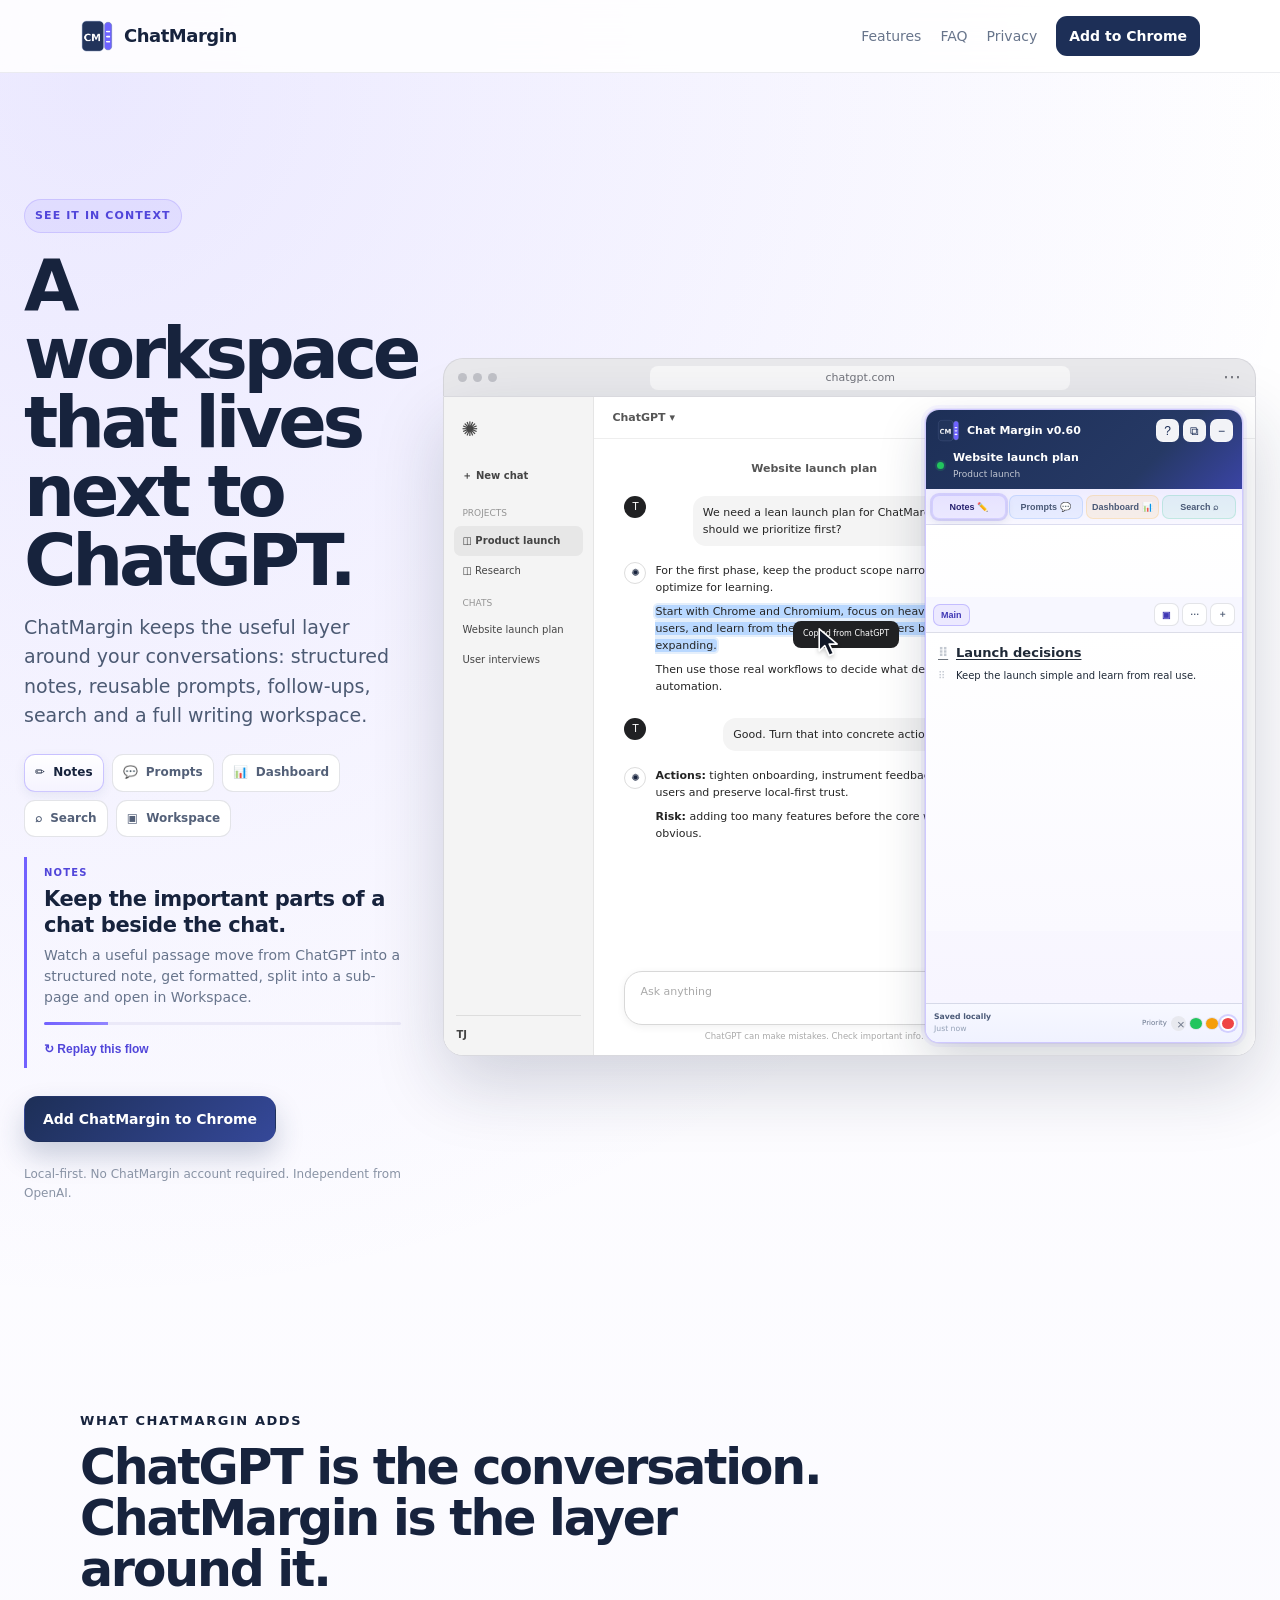
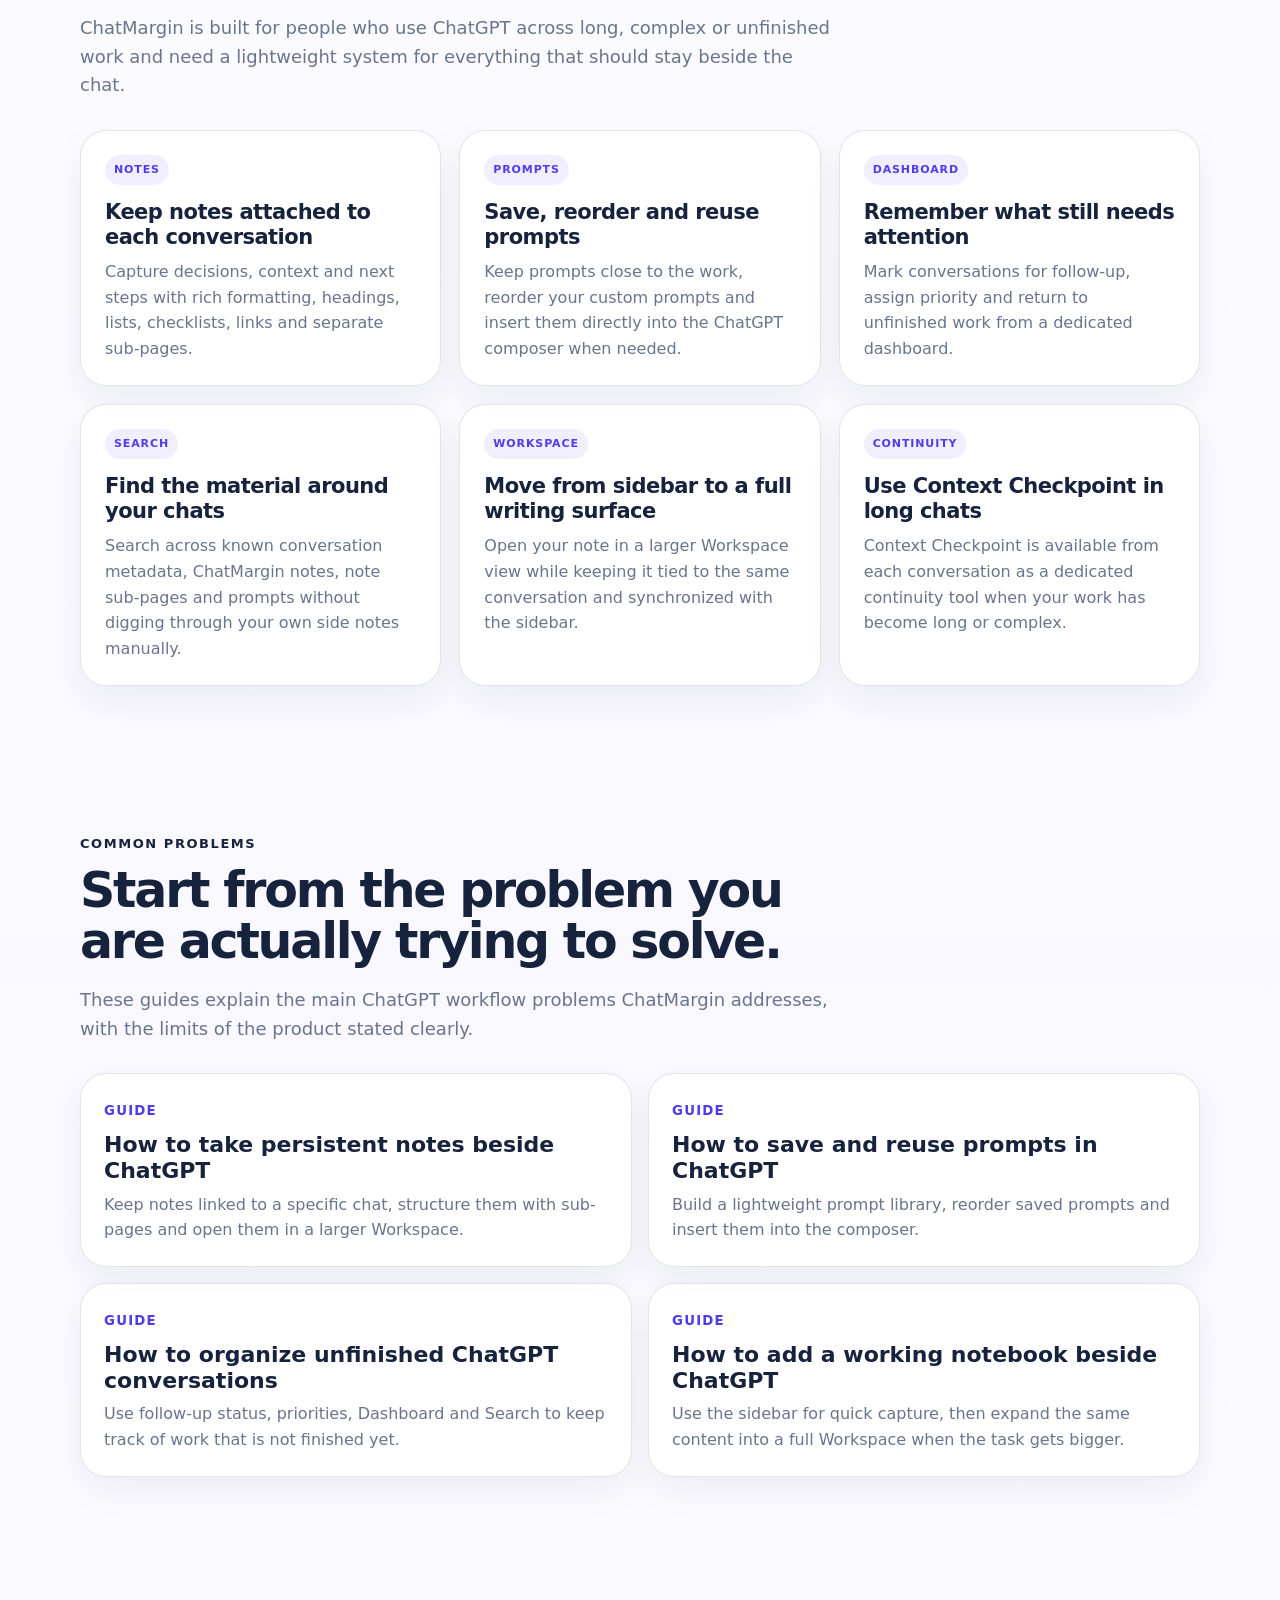
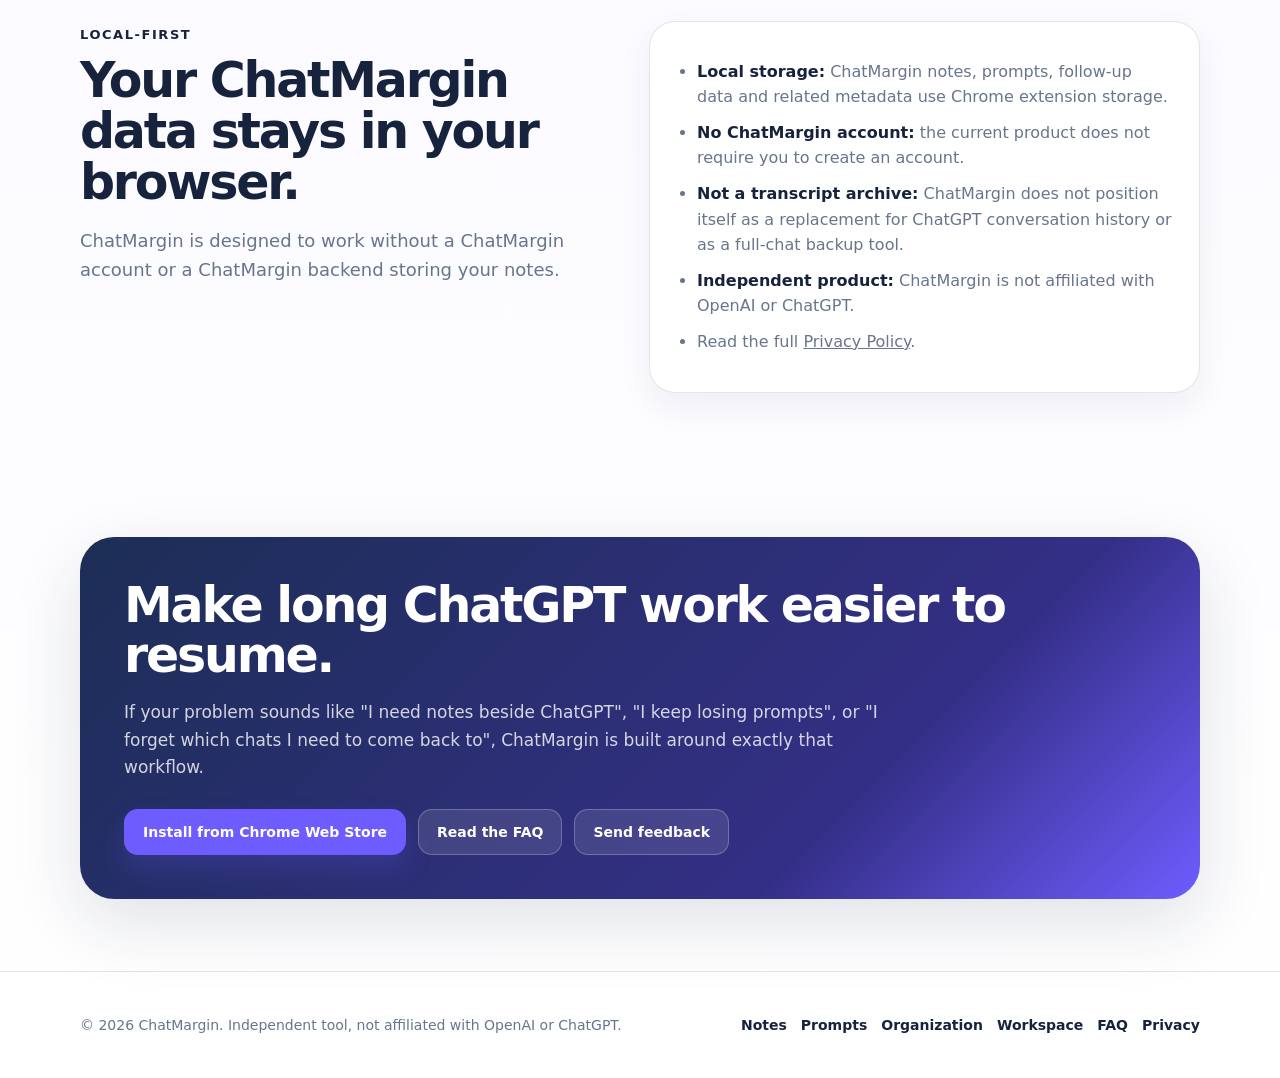
<file: index.html>
<!doctype html>
<html lang="en">
<head>
  <meta charset="utf-8" />
  <meta name="viewport" content="width=device-width, initial-scale=1" />
  <title>ChatMargin | Notes, prompts and workspace for ChatGPT</title>
  <meta name="description" content="ChatMargin is a local-first Chrome extension for ChatGPT with persistent notes, reusable prompts, follow-ups, search and a full workspace beside your chats." />
  <meta name="robots" content="index,follow,max-image-preview:large" />
  <link rel="canonical" href="https://chatmargin.app/" />
  <link rel="icon" href="/assets/chatmargin-logo.png" />
  <link rel="stylesheet" href="/assets/site.css" />
  <link rel="stylesheet" href="/assets/demo.css" />
  <meta property="og:title" content="ChatMargin | A workspace that lives next to ChatGPT" />
  <meta property="og:description" content="Persistent notes, reusable prompts, follow-ups, search and a full workspace beside ChatGPT conversations." />
  <meta property="og:type" content="website" />
  <meta property="og:url" content="https://chatmargin.app/" />
  <meta property="og:image" content="https://chatmargin.app/assets/chatmargin-hero.png" />
  <meta name="twitter:card" content="summary_large_image" />
  <script type="application/ld+json">
  {
    "@context": "https://schema.org",
    "@type": "SoftwareApplication",
    "name": "ChatMargin",
    "url": "https://chatmargin.app/",
    "applicationCategory": "BrowserApplication",
    "operatingSystem": "Chrome, Chromium",
    "description": "A local-first Chrome extension that adds persistent notes, reusable prompts, follow-ups, search and a workspace beside ChatGPT.",
    "downloadUrl": "https://chromewebstore.google.com/detail/chat-margin-for-chatgpt/fnickbjgphdehoelanbchadempnlmmpc",
    "isAccessibleForFree": true,
    "offers": {"@type": "Offer", "price": "0", "priceCurrency": "USD"},
    "featureList": [
      "Persistent notes attached to ChatGPT conversations",
      "Rich text notes with sub-pages",
      "Reusable prompts with direct insertion into ChatGPT",
      "Follow-up dashboard and priorities",
      "Search across known conversations, notes, sub-pages and prompts",
      "Full workspace view for notes",
      "Context Checkpoint"
    ]
  }
  </script>
  <style>
    main > section:not(.hero) .eyebrow{background:transparent;border:0;border-radius:0;padding:0;color:var(--violet-2);font-size:13px;font-weight:900;text-transform:uppercase;letter-spacing:.12em}
  </style>
</head>
<body>
  <header>
    <div class="wrap nav">
      <a class="brand" href="/" aria-label="ChatMargin home"><img src="/assets/chatmargin-logo.png" alt="" /><span>ChatMargin</span></a>
      <nav class="links" aria-label="Main navigation">
        <a href="#features">Features</a>
        <a href="/faq/">FAQ</a>
        <a href="#privacy">Privacy</a>
        <a class="nav-cta" href="https://chromewebstore.google.com/detail/chat-margin-for-chatgpt/fnickbjgphdehoelanbchadempnlmmpc" target="_blank" rel="noopener">Add to Chrome</a>
      </nav>
    </div>
  </header>

  <main>
    <section class="hero">
      <section class="hero-copy">
        <span class="eyebrow">See it in context</span>
        <h1>A workspace that lives next to ChatGPT.</h1>
        <p class="lead">ChatMargin keeps the useful layer around your conversations: structured notes, reusable prompts, follow-ups, search and a full writing workspace.</p>
        <div class="scenario-nav" aria-label="Demo scenarios">
          <button class="scenario active" data-scenario="notes"><span>✏️</span> Notes</button>
          <button class="scenario" data-scenario="prompts"><span>💬</span> Prompts</button>
          <button class="scenario" data-scenario="dashboard"><span>📊</span> Dashboard</button>
          <button class="scenario" data-scenario="search"><span>⌕</span> Search</button>
          <button class="scenario" data-scenario="workspace"><span>▣</span> Workspace</button>
        </div>
        <div class="scenario-copy" aria-live="polite">
          <div class="step-label" id="stepLabel">NOTES</div>
          <h2 id="scenarioTitle">Keep the important parts of a chat beside the chat.</h2>
          <p id="scenarioText">Watch a useful passage move from ChatGPT into a structured note, get formatted, then split into a sub-page.</p>
          <div class="progress"><span id="progressBar"></span></div>
          <button id="replay" class="replay" type="button">↻ Replay this flow</button>
        </div>
        <div class="actions">
          <a class="btn btn-primary" href="https://chromewebstore.google.com/detail/chat-margin-for-chatgpt/fnickbjgphdehoelanbchadempnlmmpc" target="_blank" rel="noopener">Add ChatMargin to Chrome</a>
        </div>
        <p class="privacy-line">Local-first. No ChatMargin account required. Independent from OpenAI.</p>
      </section>

      <section class="product-demo" aria-label="Interactive ChatMargin demo">
        <div class="browser-bar"><div class="browser-dots"><span></span><span></span><span></span></div><div class="browser-url">chatgpt.com</div><div class="browser-right">⋯</div></div>
        <div class="app-stage" id="appStage">
          <aside class="gpt-nav">
            <div class="gpt-logo">✺</div>
            <div class="gpt-new">＋ New chat</div>
            <div class="gpt-section-label">Projects</div>
            <div class="gpt-project selected">◫ Product launch</div>
            <div class="gpt-project">◫ Research</div>
            <div class="gpt-section-label">Chats</div>
            <div class="gpt-chat-row">Website launch plan</div>
            <div class="gpt-chat-row">User interviews</div>
            <div class="gpt-user">TJ</div>
          </aside>
          <div class="gpt-main">
            <div class="gpt-top"><span class="gpt-model">ChatGPT ▾</span><span class="gpt-actions">Share&nbsp;&nbsp; •••</span></div>
            <div class="conversation" id="conversation">
              <div class="chat-title" id="chatTitle">Website launch plan</div>
              <div class="message user"><div class="avatar user-avatar">T</div><div class="bubble">We need a lean launch plan for ChatMargin. What should we prioritize first?</div></div>
              <div class="message assistant"><div class="avatar ai-avatar">✺</div><div class="bubble"><p>For the first phase, keep the product scope narrow and optimize for learning.</p><p><span id="copySource" class="copy-source">Start with Chrome and Chromium, focus on heavy ChatGPT users, and learn from the first 100 active users before expanding.</span></p><p>Then use those real workflows to decide what deserves deeper automation.</p></div></div>
              <div class="message user"><div class="avatar user-avatar">T</div><div class="bubble">Good. Turn that into concrete actions and risks.</div></div>
              <div class="message assistant"><div class="avatar ai-avatar">✺</div><div class="bubble"><p><strong>Actions:</strong> tighten onboarding, instrument feedback, interview users and preserve local-first trust.</p><p><strong>Risk:</strong> adding too many features before the core workflow is obvious.</p></div></div>
            </div>
            <div class="composer-wrap"><div class="composer" id="composer"><span class="composer-placeholder">Ask anything</span><span class="composer-text" id="composerText"></span><button class="send-btn" id="sendButton">↑</button></div><div class="composer-meta">ChatGPT can make mistakes. Check important info.</div></div>
          </div>

          <aside class="cm-panel" id="cmPanel">
            <div class="cm-header">
              <div class="cm-brand-row">
                <div class="cm-brand"><img src="/assets/chatmargin-logo.png" alt=""><span>Chat Margin v0.60</span></div>
                <div class="cm-header-actions"><button title="Help">?</button><button title="Expand">⧉</button><button title="Collapse">−</button></div>
              </div>
              <div class="cm-chat-row"><span class="online-dot"></span><div><strong id="cmChatTitle">Website launch plan</strong><small>Product launch</small></div></div>
            </div>
            <div class="cm-tabs" role="tablist">
              <button class="cm-tab active" data-panel="notes">Notes ✏️</button>
              <button class="cm-tab" data-panel="prompts">Prompts 💬</button>
              <button class="cm-tab" data-panel="dashboard">Dashboard 📊</button>
              <button class="cm-tab" data-panel="search">Search ⌕</button>
            </div>
            <div class="cm-body">
              <section class="cm-view active" data-view="notes">
                <div class="note-pages"><div class="page-tabs"><button class="page-tab active" data-page="main">Main</button><button class="page-tab hidden" id="feedbackPageTab" data-page="feedback">User feedback</button></div><div class="page-actions"><button id="workspaceBtn" class="workspace-btn" title="Open in Workspace">▣</button><button>⋯</button><button id="addPage">＋</button></div></div>
                <div class="note-editor" id="noteEditor">
                  <div class="note-block heading"><span class="grip">⠿</span><div>Launch decisions</div></div>
                  <div class="note-block"><span class="grip">⠿</span><div>Keep the launch simple and learn from real use.</div></div>
                  <div class="note-block inserted" id="insertedNote"><span class="grip">⠿</span><div id="insertedNoteText"></div></div>
                  <div class="format-toolbar" id="formatToolbar"><button id="boldBtn"><strong>B</strong></button><button>U</button><button>H1</button><button>• List</button><button>☑</button></div>
                </div>
                <div class="feedback-page" id="feedbackPage"><div class="note-block heading"><span class="grip">⠿</span><div>User feedback</div></div><div class="note-block"><span class="grip">⠿</span><div>What do users reopen most often?</div></div><div class="note-block"><span class="grip">⠿</span><div>Where do they lose context today?</div></div></div>
              </section>

              <section class="cm-view" data-view="prompts">
                <div class="prompt-toolbar"><strong>Prompt cards</strong><div><button>Import project</button><button>＋ New prompt</button></div></div>
                <div class="prompt-list" id="promptList">
                  <article class="prompt-card" id="promptA"><div class="prompt-head"><button class="drag-handle">⠿</button><strong>Turn this into actions</strong><div class="prompt-actions"><button class="collapse-btn" data-card="promptA">⌃</button><button class="send-prompt" data-text="Turn the discussion above into concrete actions, owners, risks and open questions.">Send to ChatGPT</button></div></div><div class="prompt-body">Turn the discussion above into concrete actions, owners, risks and open questions.</div></article>
                  <article class="prompt-card" id="promptB"><div class="prompt-head"><button class="drag-handle" id="dragPromptB">⠿</button><strong>Challenge the plan</strong><div class="prompt-actions"><button class="collapse-btn" data-card="promptB">⌃</button><button class="send-prompt" data-text="Challenge this plan. Identify weak assumptions, missing evidence and better alternatives.">Send to ChatGPT</button></div></div><div class="prompt-body">Challenge this plan. Identify weak assumptions, missing evidence and better alternatives.</div></article>
                  <article class="prompt-card collapsed" id="promptC"><div class="prompt-head"><button class="drag-handle">⠿</button><strong>Restart context</strong><div class="prompt-actions"><button class="collapse-btn" data-card="promptC">⌄</button><button class="send-prompt" data-text="Create a compact checkpoint so I can restart this work later without losing key decisions.">Send to ChatGPT</button></div></div><div class="prompt-body">Create a compact checkpoint so I can restart this work later without losing key decisions.</div></article>
                </div>
              </section>

              <section class="cm-view" data-view="dashboard">
                <div class="dash-controls"><button class="filter-button" id="priorityFilter">All priorities ▾</button><button class="filter-button" id="projectFilter">All projects ▾</button><button class="filter-button">Priority ▾</button></div>
                <div class="dash-list" id="dashList">
                  <article class="dash-card urgent" data-project="Product launch"><div class="priority-line urgent-dot"></div><div class="dash-main"><strong>Website launch plan</strong><span>Product launch</span><small>2 min ago · 3 note blocks</small></div><button>↗</button></article>
                  <article class="dash-card medium" data-project="Product launch"><div class="priority-line medium-dot"></div><div class="dash-main"><strong>User interviews</strong><span>Product launch</span><small>Yesterday · 6 note blocks</small></div><button>↗</button></article>
                  <article class="dash-card urgent" data-project="Research"><div class="priority-line urgent-dot"></div><div class="dash-main"><strong>Competitor scan</strong><span>Research</span><small>3 days ago · 4 note blocks</small></div><button>↗</button></article>
                </div>
              </section>

              <section class="cm-view" data-view="search">
                <div class="search-wrap"><div class="search-box"><span>⌕</span><input id="searchInput" placeholder="Search conversations, notes and prompts…" /></div><div class="search-filters"><button id="searchProject">All projects ▾</button><button>All types ▾</button></div></div>
                <div class="search-results" id="searchResults"><div class="search-empty">Start typing to search across Chat Margin.</div></div>
              </section>
            </div>
            <div class="cm-footer"><div><strong>Saved locally</strong><small id="saveStatus">Just now</small></div><div class="priority-picker"><span>Priority</span><button class="clear">×</button><button class="dot low"></button><button class="dot medium"></button><button class="dot urgent active"></button></div></div>
          </aside>

          <div class="workspace-overlay" id="workspaceOverlay">
            <div class="workspace-top"><div class="workspace-brand"><img src="/assets/chatmargin-logo.png" alt="">Chat Margin Workspace</div><button id="closeWorkspace">×</button></div>
            <div class="workspace-shell"><aside class="workspace-pages"><div class="ws-title">Website launch plan</div><button class="active">Main</button><button>User feedback</button><button>Metrics</button><button>Launch ideas</button><button class="new-page">＋ New page</button></aside><article class="workspace-doc"><div class="workspace-breadcrumb">Product launch / Website launch plan</div><h2>Launch decisions</h2><p>Keep the launch simple and learn from real use.</p><p><strong>Start with Chrome and Chromium</strong>, focus on heavy ChatGPT users, and learn from the first 100 active users before expanding.</p><h3>Next steps</h3><ul><li>Instrument feedback from the current workflow</li><li>Interview early users</li><li>Protect the local-first experience</li></ul><div class="ws-callout">Same note. More room. Still attached to the ChatGPT conversation.</div></article></div>
          </div>

          <div class="toast" id="toast">Copied to clipboard</div>
          <div class="demo-cursor" id="demoCursor"><div class="cursor-arrow"></div><div class="cursor-ripple"></div></div>
        </div>
      </section>
    </section>

    <section id="features">
      <div class="wrap">
        <div class="section-head">
          <div class="eyebrow">What ChatMargin adds</div>
          <h2>ChatGPT is the conversation. ChatMargin is the layer around it.</h2>
          <p>ChatMargin is built for people who use ChatGPT across long, complex or unfinished work and need a lightweight system for everything that should stay beside the chat.</p>
        </div>
        <div class="grid-3">
          <article class="feature"><span class="feature-tag">Notes</span><h3>Keep notes attached to each conversation</h3><p>Capture decisions, context and next steps with rich formatting, headings, lists, checklists, links and separate sub-pages.</p></article>
          <article class="feature"><span class="feature-tag">Prompts</span><h3>Save, reorder and reuse prompts</h3><p>Keep prompts close to the work, reorder your custom prompts and insert them directly into the ChatGPT composer when needed.</p></article>
          <article class="feature"><span class="feature-tag">Dashboard</span><h3>Remember what still needs attention</h3><p>Mark conversations for follow-up, assign priority and return to unfinished work from a dedicated dashboard.</p></article>
          <article class="feature"><span class="feature-tag">Search</span><h3>Find the material around your chats</h3><p>Search across known conversation metadata, ChatMargin notes, note sub-pages and prompts without digging through your own side notes manually.</p></article>
          <article class="feature"><span class="feature-tag">Workspace</span><h3>Move from sidebar to a full writing surface</h3><p>Open your note in a larger Workspace view while keeping it tied to the same conversation and synchronized with the sidebar.</p></article>
          <article class="feature"><span class="feature-tag">Continuity</span><h3>Use Context Checkpoint in long chats</h3><p>Context Checkpoint is available from each conversation as a dedicated continuity tool when your work has become long or complex.</p></article>
        </div>
      </div>
    </section>

    <section>
      <div class="wrap">
        <div class="section-head">
          <div class="eyebrow">Common problems</div>
          <h2>Start from the problem you are actually trying to solve.</h2>
          <p>These guides explain the main ChatGPT workflow problems ChatMargin addresses, with the limits of the product stated clearly.</p>
        </div>
        <div class="intent-grid">
          <a class="link-card" href="/notes-for-chatgpt/"><small>Guide</small><h3>How to take persistent notes beside ChatGPT</h3><p>Keep notes linked to a specific chat, structure them with sub-pages and open them in a larger Workspace.</p></a>
          <a class="link-card" href="/chatgpt-prompt-manager/"><small>Guide</small><h3>How to save and reuse prompts in ChatGPT</h3><p>Build a lightweight prompt library, reorder saved prompts and insert them into the composer.</p></a>
          <a class="link-card" href="/organize-chatgpt-conversations/"><small>Guide</small><h3>How to organize unfinished ChatGPT conversations</h3><p>Use follow-up status, priorities, Dashboard and Search to keep track of work that is not finished yet.</p></a>
          <a class="link-card" href="/chatgpt-workspace/"><small>Guide</small><h3>How to add a working notebook beside ChatGPT</h3><p>Use the sidebar for quick capture, then expand the same content into a full Workspace when the task gets bigger.</p></a>
        </div>
      </div>
    </section>

    <section id="privacy">
      <div class="wrap grid-2">
        <div class="section-head"><div class="eyebrow">Local-first</div><h2>Your ChatMargin data stays in your browser.</h2><p>ChatMargin is designed to work without a ChatMargin account or a ChatMargin backend storing your notes.</p></div>
        <div class="panel"><ul><li><strong>Local storage:</strong> ChatMargin notes, prompts, follow-up data and related metadata use Chrome extension storage.</li><li><strong>No ChatMargin account:</strong> the current product does not require you to create an account.</li><li><strong>Not a transcript archive:</strong> ChatMargin does not position itself as a replacement for ChatGPT conversation history or as a full-chat backup tool.</li><li><strong>Independent product:</strong> ChatMargin is not affiliated with OpenAI or ChatGPT.</li><li>Read the full <a href="/privacy.html">Privacy Policy</a>.</li></ul></div>
      </div>
    </section>

    <section>
      <div class="wrap band">
        <h2>Make long ChatGPT work easier to resume.</h2>
        <p>If your problem sounds like "I need notes beside ChatGPT", "I keep losing prompts", or "I forget which chats I need to come back to", ChatMargin is built around exactly that workflow.</p>
        <div class="actions"><a class="btn btn-violet" href="https://chromewebstore.google.com/detail/chat-margin-for-chatgpt/fnickbjgphdehoelanbchadempnlmmpc" target="_blank" rel="noopener">Install from Chrome Web Store</a><a class="btn btn-secondary" href="/faq/">Read the FAQ</a><a class="btn btn-secondary" href="mailto:hello@chatmargin.app?subject=ChatMargin%20feedback">Send feedback</a></div>
      </div>
    </section>
  </main>

  <footer><div class="wrap footer-grid"><div>© <span id="year"></span> ChatMargin. Independent tool, not affiliated with OpenAI or ChatGPT.</div><div class="footer-links"><a href="/notes-for-chatgpt/">Notes</a><a href="/chatgpt-prompt-manager/">Prompts</a><a href="/organize-chatgpt-conversations/">Organization</a><a href="/chatgpt-workspace/">Workspace</a><a href="/faq/">FAQ</a><a href="/privacy.html">Privacy</a></div></div></footer>
  <script>document.getElementById('year').textContent = new Date().getFullYear();</script>
  <script src="/assets/demo.js" defer></script>
</body>
</html>
</file>
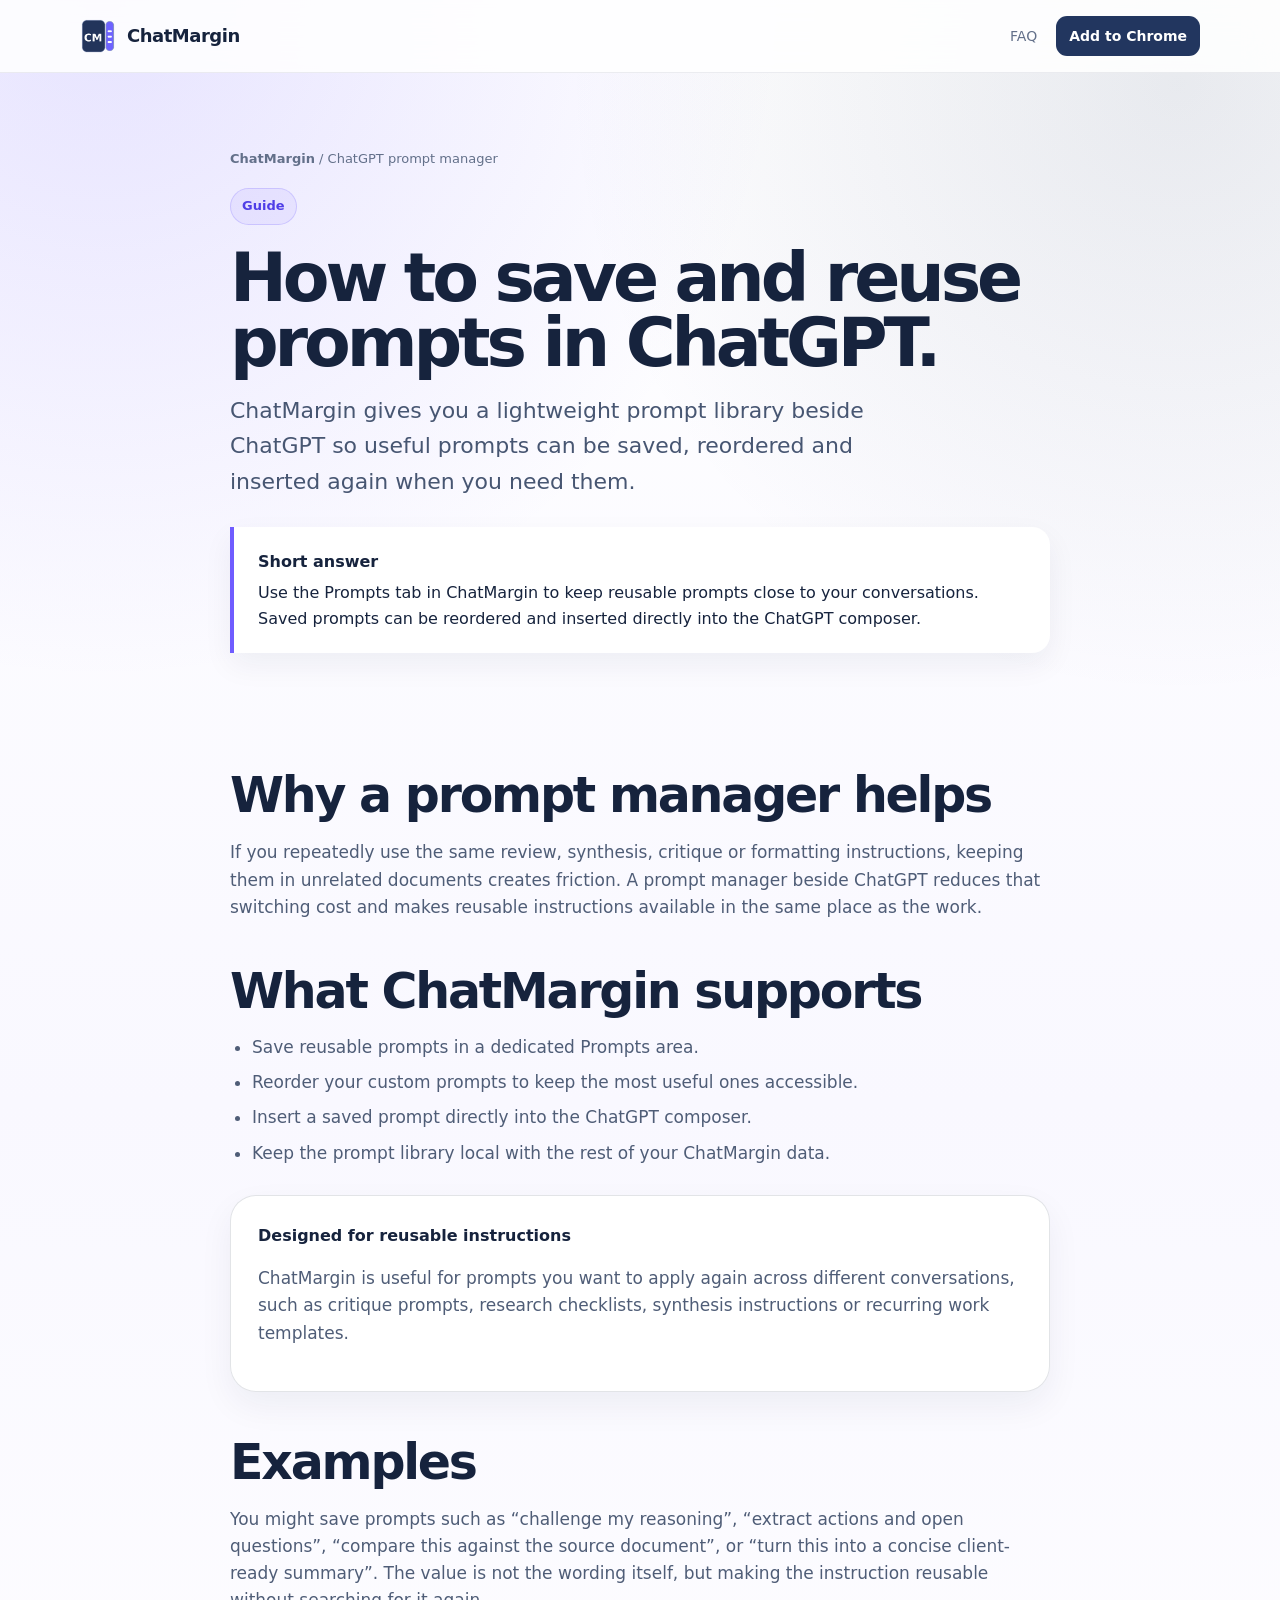
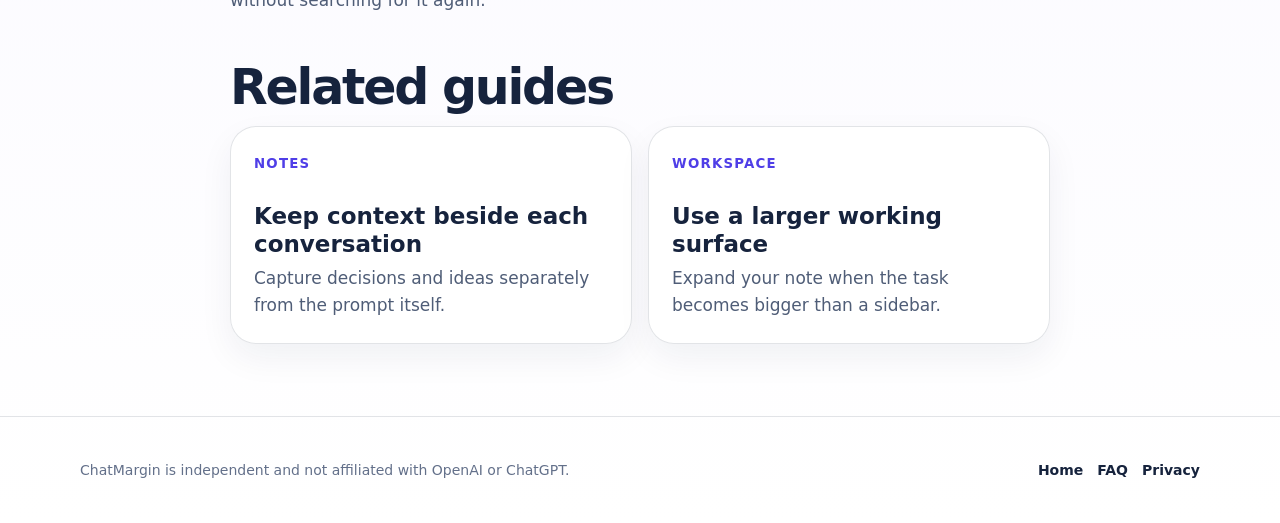
<file: chatgpt-prompt-manager/index.html>
<!doctype html><html lang="en"><head><meta charset="utf-8"><meta name="viewport" content="width=device-width, initial-scale=1"><title>ChatGPT prompt manager | Save and reuse prompts | ChatMargin</title><meta name="description" content="Save, reorder and reuse prompts in ChatGPT with ChatMargin, a lightweight local prompt manager built into your ChatGPT workflow."><meta name="robots" content="index,follow"><link rel="canonical" href="https://chatmargin.app/chatgpt-prompt-manager/"><link rel="stylesheet" href="/assets/site.css"><link rel="icon" href="/assets/chatmargin-logo.png"></head><body><header><div class="wrap nav"><a class="brand" href="/"><img src="/assets/chatmargin-logo.png" alt=""><span>ChatMargin</span></a><nav class="links"><a href="/faq/">FAQ</a><a class="nav-cta" href="https://chromewebstore.google.com/detail/chat-margin-for-chatgpt/fnickbjgphdehoelanbchadempnlmmpc" target="_blank" rel="noopener">Add to Chrome</a></nav></div></header><main><section class="page-hero"><div class="narrow"><div class="breadcrumb"><a href="/">ChatMargin</a> / ChatGPT prompt manager</div><span class="pill">Guide</span><h1>How to save and reuse prompts in ChatGPT.</h1><p class="lead">ChatMargin gives you a lightweight prompt library beside ChatGPT so useful prompts can be saved, reordered and inserted again when you need them.</p><div class="answer-box"><strong>Short answer</strong>Use the Prompts tab in ChatMargin to keep reusable prompts close to your conversations. Saved prompts can be reordered and inserted directly into the ChatGPT composer.</div></div></section><article class="article"><div class="narrow"><h2>Why a prompt manager helps</h2><p>If you repeatedly use the same review, synthesis, critique or formatting instructions, keeping them in unrelated documents creates friction. A prompt manager beside ChatGPT reduces that switching cost and makes reusable instructions available in the same place as the work.</p><h2>What ChatMargin supports</h2><ul><li>Save reusable prompts in a dedicated Prompts area.</li><li>Reorder your custom prompts to keep the most useful ones accessible.</li><li>Insert a saved prompt directly into the ChatGPT composer.</li><li>Keep the prompt library local with the rest of your ChatMargin data.</li></ul><div class="panel"><strong>Designed for reusable instructions</strong><p>ChatMargin is useful for prompts you want to apply again across different conversations, such as critique prompts, research checklists, synthesis instructions or recurring work templates.</p></div><h2>Examples</h2><p>You might save prompts such as “challenge my reasoning”, “extract actions and open questions”, “compare this against the source document”, or “turn this into a concise client-ready summary”. The value is not the wording itself, but making the instruction reusable without searching for it again.</p><div class="related"><h2>Related guides</h2><div class="intent-grid"><a class="link-card" href="/notes-for-chatgpt/"><small>Notes</small><h3>Keep context beside each conversation</h3><p>Capture decisions and ideas separately from the prompt itself.</p></a><a class="link-card" href="/chatgpt-workspace/"><small>Workspace</small><h3>Use a larger working surface</h3><p>Expand your note when the task becomes bigger than a sidebar.</p></a></div></div></div></article></main><footer><div class="wrap footer-grid"><div>ChatMargin is independent and not affiliated with OpenAI or ChatGPT.</div><div class="footer-links"><a href="/">Home</a><a href="/faq/">FAQ</a><a href="/privacy.html">Privacy</a></div></div></footer></body></html>
</file>
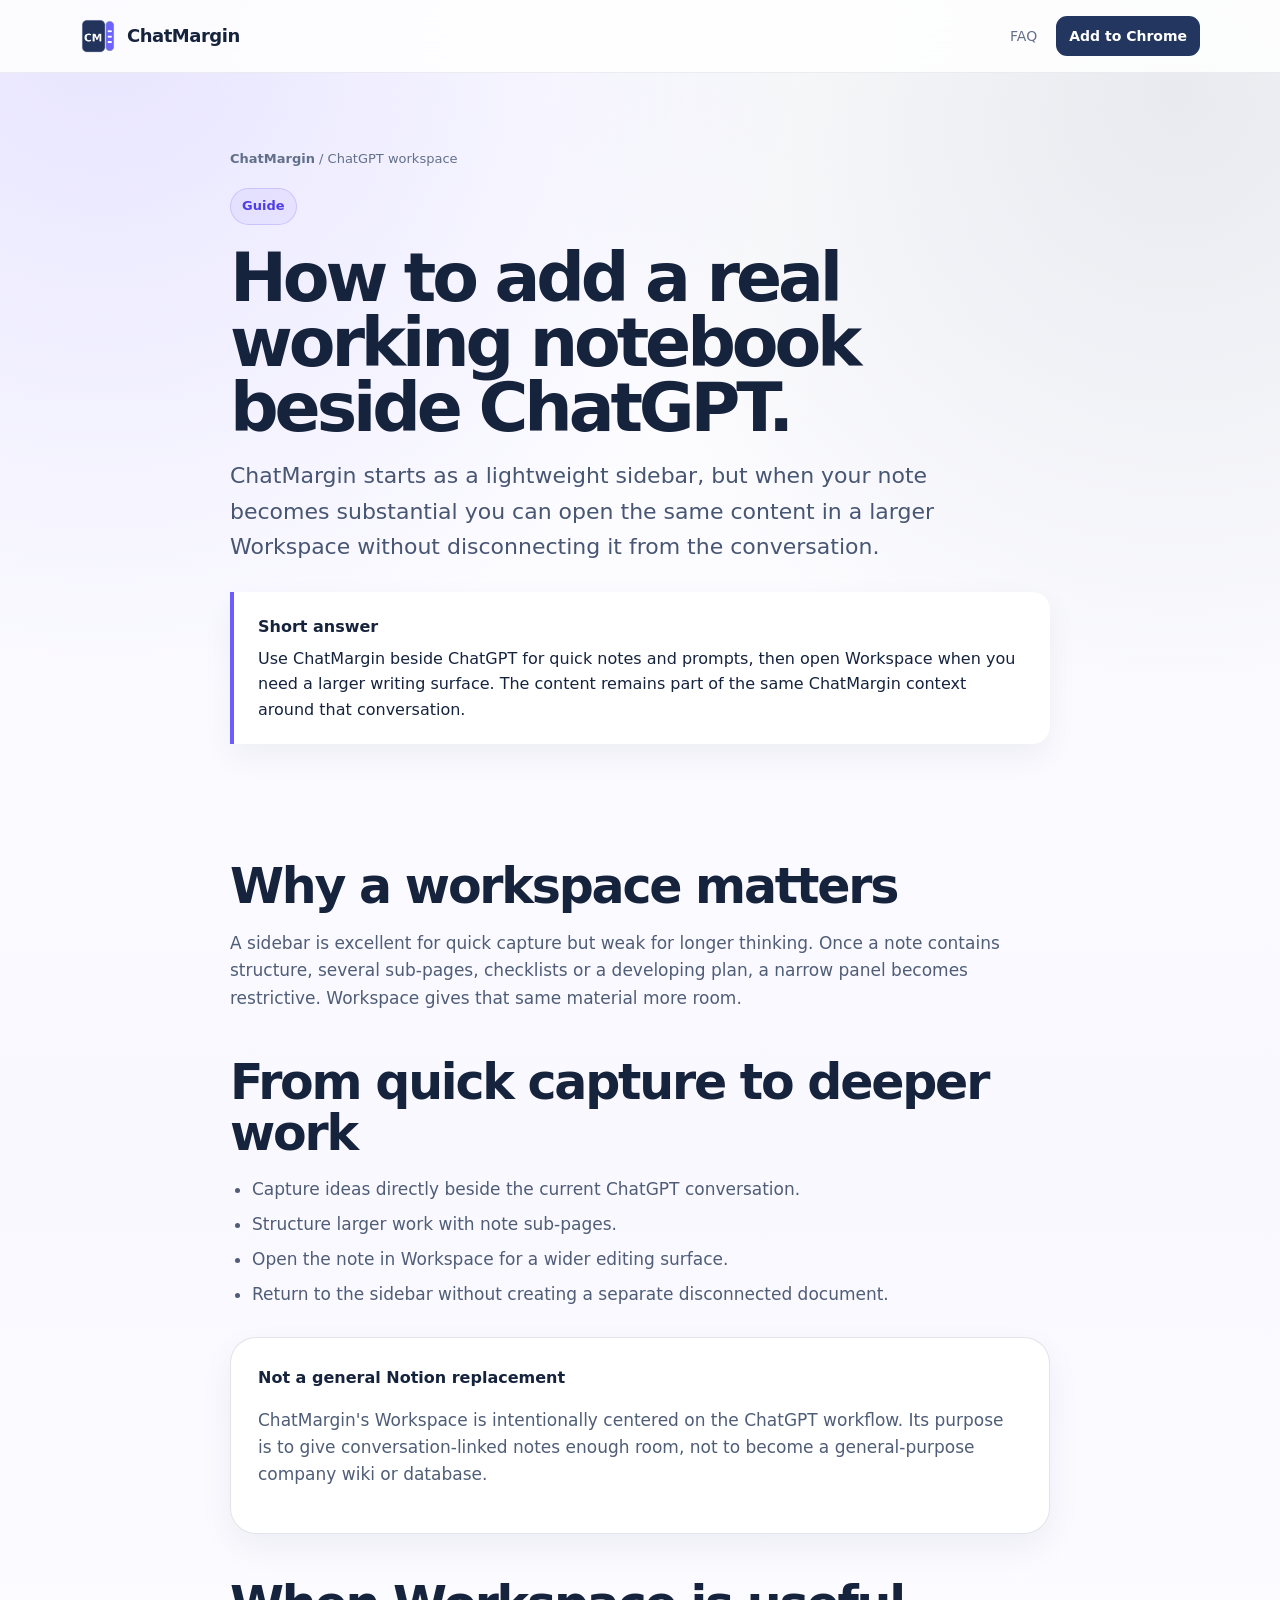
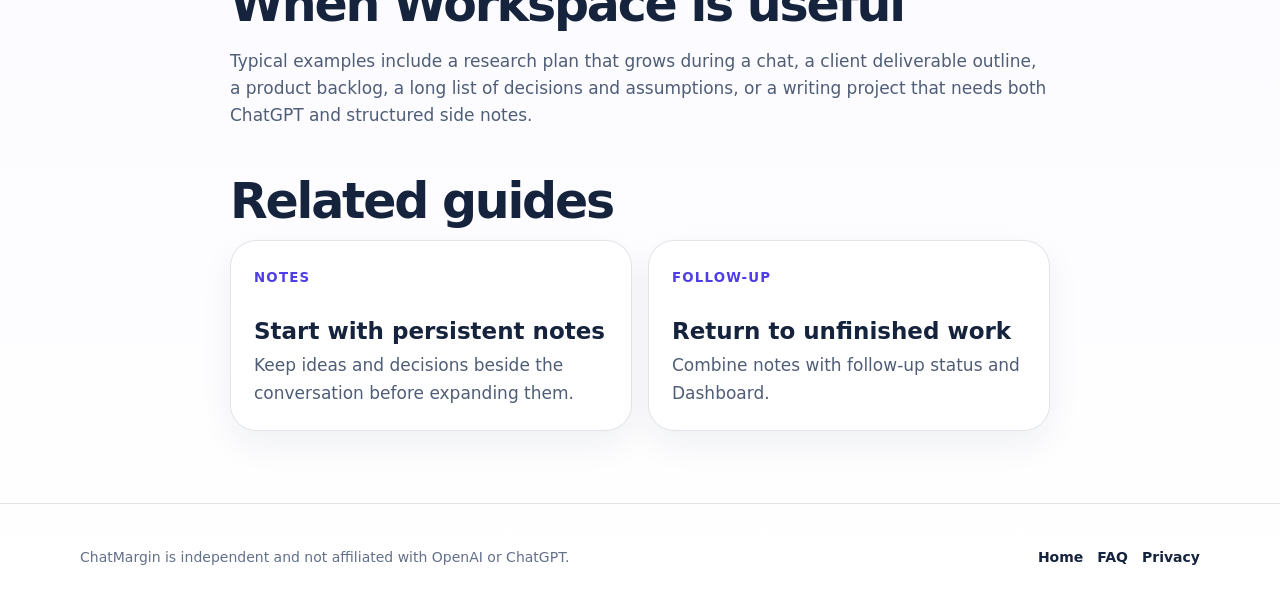
<file: chatgpt-workspace/index.html>
<!doctype html><html lang="en"><head><meta charset="utf-8"><meta name="viewport" content="width=device-width, initial-scale=1"><title>ChatGPT workspace extension | ChatMargin</title><meta name="description" content="Use ChatMargin as a working notebook beside ChatGPT, then open the same notes in a larger Workspace when the sidebar becomes too small."><meta name="robots" content="index,follow"><link rel="canonical" href="https://chatmargin.app/chatgpt-workspace/"><link rel="stylesheet" href="/assets/site.css"><link rel="icon" href="/assets/chatmargin-logo.png"></head><body><header><div class="wrap nav"><a class="brand" href="/"><img src="/assets/chatmargin-logo.png" alt=""><span>ChatMargin</span></a><nav class="links"><a href="/faq/">FAQ</a><a class="nav-cta" href="https://chromewebstore.google.com/detail/chat-margin-for-chatgpt/fnickbjgphdehoelanbchadempnlmmpc" target="_blank" rel="noopener">Add to Chrome</a></nav></div></header><main><section class="page-hero"><div class="narrow"><div class="breadcrumb"><a href="/">ChatMargin</a> / ChatGPT workspace</div><span class="pill">Guide</span><h1>How to add a real working notebook beside ChatGPT.</h1><p class="lead">ChatMargin starts as a lightweight sidebar, but when your note becomes substantial you can open the same content in a larger Workspace without disconnecting it from the conversation.</p><div class="answer-box"><strong>Short answer</strong>Use ChatMargin beside ChatGPT for quick notes and prompts, then open Workspace when you need a larger writing surface. The content remains part of the same ChatMargin context around that conversation.</div></div></section><article class="article"><div class="narrow"><h2>Why a workspace matters</h2><p>A sidebar is excellent for quick capture but weak for longer thinking. Once a note contains structure, several sub-pages, checklists or a developing plan, a narrow panel becomes restrictive. Workspace gives that same material more room.</p><h2>From quick capture to deeper work</h2><ul><li>Capture ideas directly beside the current ChatGPT conversation.</li><li>Structure larger work with note sub-pages.</li><li>Open the note in Workspace for a wider editing surface.</li><li>Return to the sidebar without creating a separate disconnected document.</li></ul><div class="panel"><strong>Not a general Notion replacement</strong><p>ChatMargin's Workspace is intentionally centered on the ChatGPT workflow. Its purpose is to give conversation-linked notes enough room, not to become a general-purpose company wiki or database.</p></div><h2>When Workspace is useful</h2><p>Typical examples include a research plan that grows during a chat, a client deliverable outline, a product backlog, a long list of decisions and assumptions, or a writing project that needs both ChatGPT and structured side notes.</p><div class="related"><h2>Related guides</h2><div class="intent-grid"><a class="link-card" href="/notes-for-chatgpt/"><small>Notes</small><h3>Start with persistent notes</h3><p>Keep ideas and decisions beside the conversation before expanding them.</p></a><a class="link-card" href="/organize-chatgpt-conversations/"><small>Follow-up</small><h3>Return to unfinished work</h3><p>Combine notes with follow-up status and Dashboard.</p></a></div></div></div></article></main><footer><div class="wrap footer-grid"><div>ChatMargin is independent and not affiliated with OpenAI or ChatGPT.</div><div class="footer-links"><a href="/">Home</a><a href="/faq/">FAQ</a><a href="/privacy.html">Privacy</a></div></div></footer></body></html>
</file>
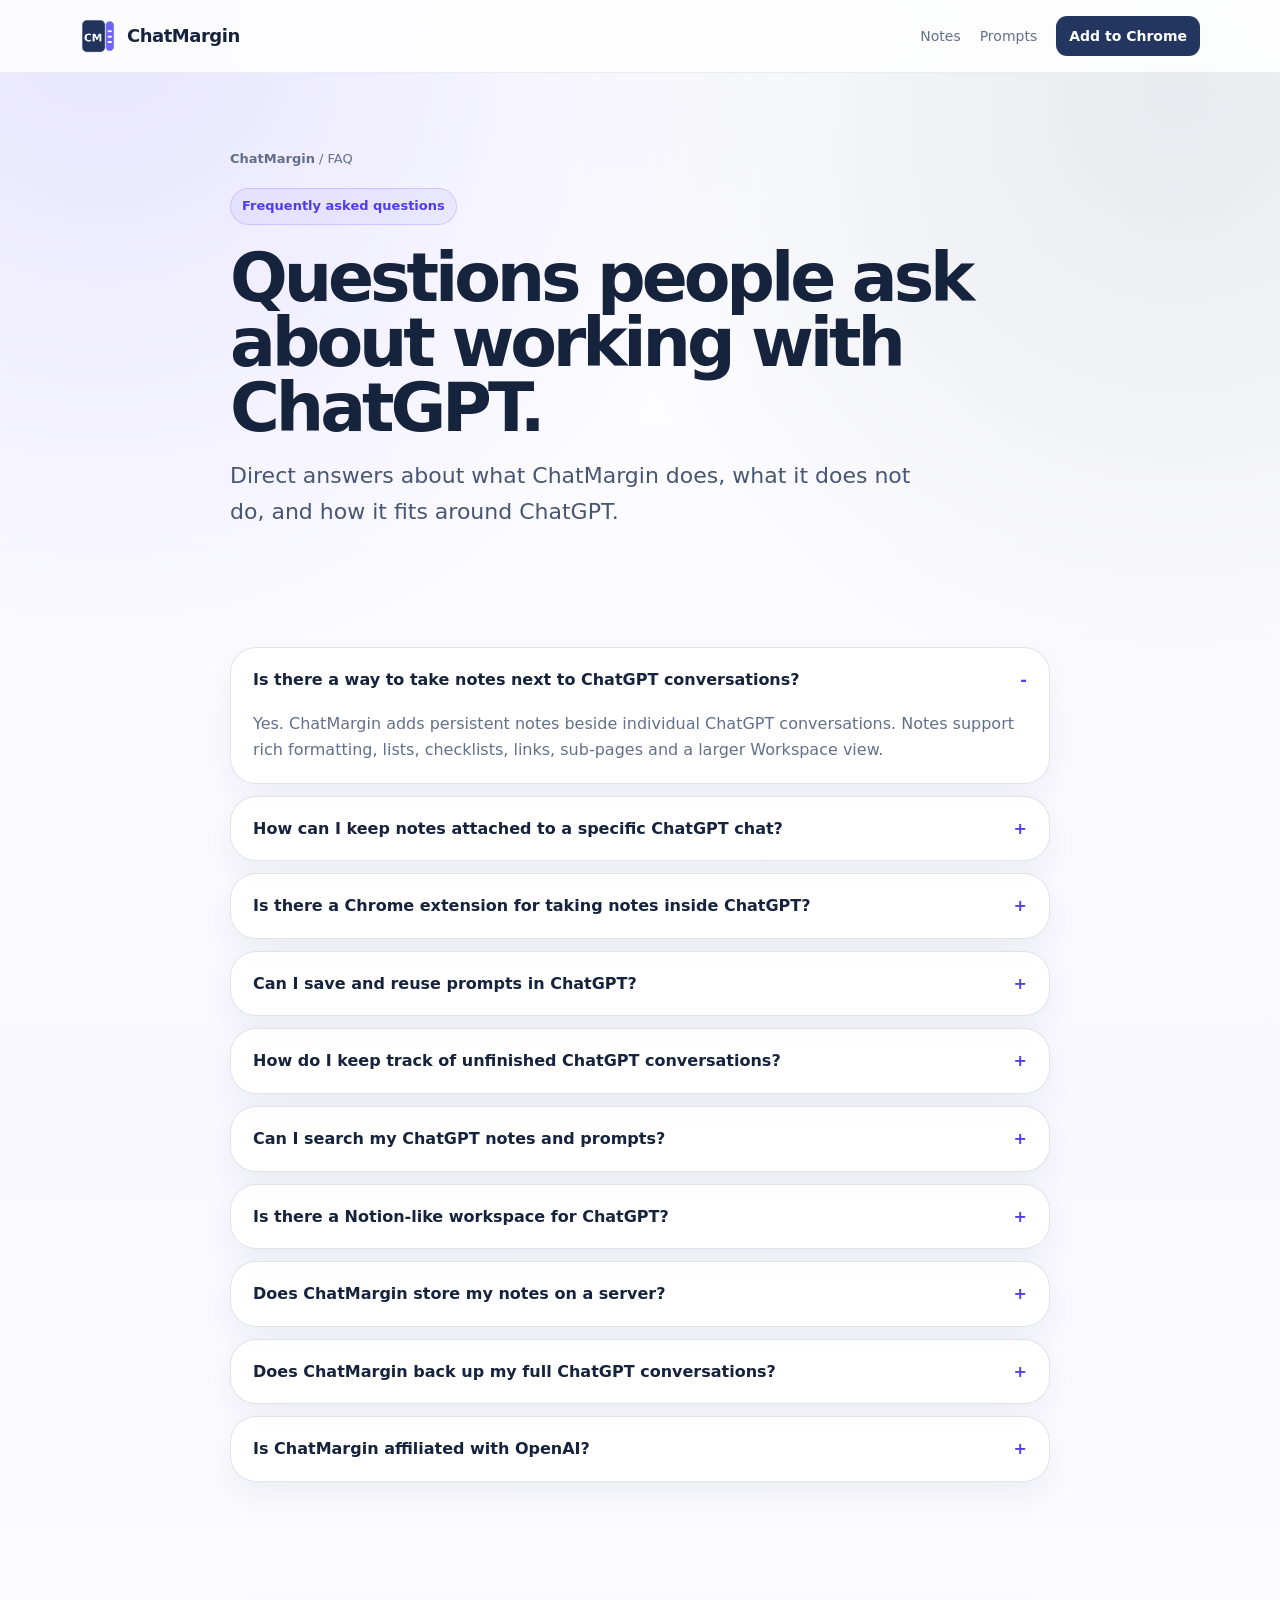
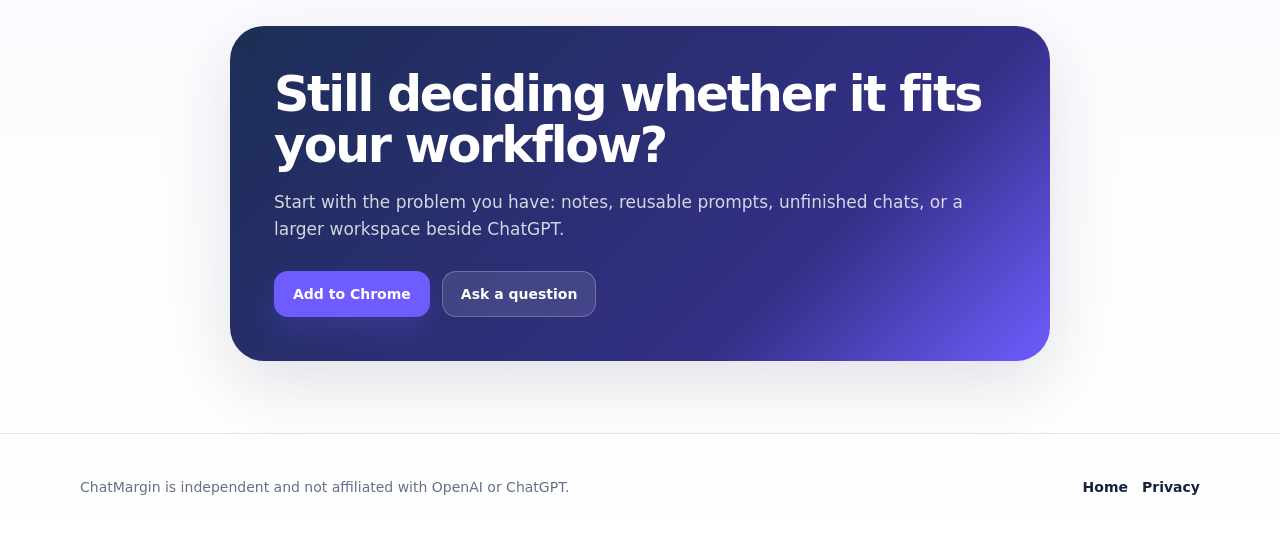
<file: faq/index.html>
<!doctype html><html lang="en"><head><meta charset="utf-8"><meta name="viewport" content="width=device-width, initial-scale=1"><title>ChatMargin FAQ | Notes, prompts and workspace for ChatGPT</title><meta name="description" content="Frequently asked questions about ChatMargin, the local-first Chrome extension for notes, prompts, follow-ups, search and workspace beside ChatGPT."><meta name="robots" content="index,follow"><link rel="canonical" href="https://chatmargin.app/faq/"><link rel="stylesheet" href="/assets/site.css"><link rel="icon" href="/assets/chatmargin-logo.png"><script type="application/ld+json">{"@context":"https://schema.org","@type":"FAQPage","mainEntity":[{"@type":"Question","name":"Is there a way to take notes next to ChatGPT conversations?","acceptedAnswer":{"@type":"Answer","text":"Yes. ChatMargin is a Chrome extension that adds persistent notes beside individual ChatGPT conversations, including rich formatting, sub-pages and a larger Workspace view."}},{"@type":"Question","name":"Can I save and reuse prompts in ChatGPT?","acceptedAnswer":{"@type":"Answer","text":"Yes. ChatMargin includes a Prompts area where reusable prompts can be saved, reordered and inserted into the ChatGPT composer."}},{"@type":"Question","name":"How can I keep track of unfinished ChatGPT conversations?","acceptedAnswer":{"@type":"Answer","text":"ChatMargin lets you mark conversations for follow-up, add priority and return to them from a Dashboard."}},{"@type":"Question","name":"Does ChatMargin store my notes on a server?","acceptedAnswer":{"@type":"Answer","text":"The current product is local-first. ChatMargin notes, prompts, follow-up data and related metadata are stored in Chrome extension storage and no ChatMargin account is required."}}]}</script></head><body><header><div class="wrap nav"><a class="brand" href="/"><img src="/assets/chatmargin-logo.png" alt=""><span>ChatMargin</span></a><nav class="links"><a href="/notes-for-chatgpt/">Notes</a><a href="/chatgpt-prompt-manager/">Prompts</a><a class="nav-cta" href="https://chromewebstore.google.com/detail/chat-margin-for-chatgpt/fnickbjgphdehoelanbchadempnlmmpc" target="_blank" rel="noopener">Add to Chrome</a></nav></div></header><main><section class="page-hero"><div class="narrow"><div class="breadcrumb"><a href="/">ChatMargin</a> / FAQ</div><span class="pill">Frequently asked questions</span><h1>Questions people ask about working with ChatGPT.</h1><p class="lead">Direct answers about what ChatMargin does, what it does not do, and how it fits around ChatGPT.</p></div></section><section><div class="narrow faq-list"><details class="qa" open><summary>Is there a way to take notes next to ChatGPT conversations?</summary><p>Yes. ChatMargin adds persistent notes beside individual ChatGPT conversations. Notes support rich formatting, lists, checklists, links, sub-pages and a larger Workspace view.</p></details><details class="qa"><summary>How can I keep notes attached to a specific ChatGPT chat?</summary><p>ChatMargin associates its note workspace with the current ChatGPT conversation, so you can return to that conversation and continue with the relevant notes beside it.</p></details><details class="qa"><summary>Is there a Chrome extension for taking notes inside ChatGPT?</summary><p>ChatMargin is a Chrome and Chromium extension built specifically to add notes and other working tools beside ChatGPT.</p></details><details class="qa"><summary>Can I save and reuse prompts in ChatGPT?</summary><p>Yes. ChatMargin includes a Prompts area where reusable prompts can be saved, reordered and inserted into the ChatGPT composer.</p></details><details class="qa"><summary>How do I keep track of unfinished ChatGPT conversations?</summary><p>You can mark a conversation for follow-up in ChatMargin, add priority when useful and return to unfinished work from the Dashboard.</p></details><details class="qa"><summary>Can I search my ChatGPT notes and prompts?</summary><p>ChatMargin Search covers known conversation metadata and ChatMargin content such as notes, note sub-pages and prompts.</p></details><details class="qa"><summary>Is there a Notion-like workspace for ChatGPT?</summary><p>ChatMargin includes a larger Workspace for conversation-linked notes. It is intentionally narrower than a general tool like Notion: the goal is to give your ChatGPT side notes more space without disconnecting them from the chat.</p></details><details class="qa"><summary>Does ChatMargin store my notes on a server?</summary><p>The current product is local-first. ChatMargin notes, prompts, follow-up data and related metadata are stored in Chrome extension storage, and no ChatMargin account is required.</p></details><details class="qa"><summary>Does ChatMargin back up my full ChatGPT conversations?</summary><p>No. ChatMargin is not positioned as a full transcript backup or replacement for ChatGPT conversation history. It stores the working layer you create around conversations.</p></details><details class="qa"><summary>Is ChatMargin affiliated with OpenAI?</summary><p>No. ChatMargin is an independent product and is not affiliated with OpenAI or ChatGPT.</p></details></div></section><section><div class="narrow band"><h2>Still deciding whether it fits your workflow?</h2><p>Start with the problem you have: notes, reusable prompts, unfinished chats, or a larger workspace beside ChatGPT.</p><div class="actions"><a class="btn btn-violet" href="https://chromewebstore.google.com/detail/chat-margin-for-chatgpt/fnickbjgphdehoelanbchadempnlmmpc" target="_blank" rel="noopener">Add to Chrome</a><a class="btn btn-secondary" href="mailto:hello@chatmargin.app?subject=ChatMargin%20question">Ask a question</a></div></div></section></main><footer><div class="wrap footer-grid"><div>ChatMargin is independent and not affiliated with OpenAI or ChatGPT.</div><div class="footer-links"><a href="/">Home</a><a href="/privacy.html">Privacy</a></div></div></footer></body></html>
</file>
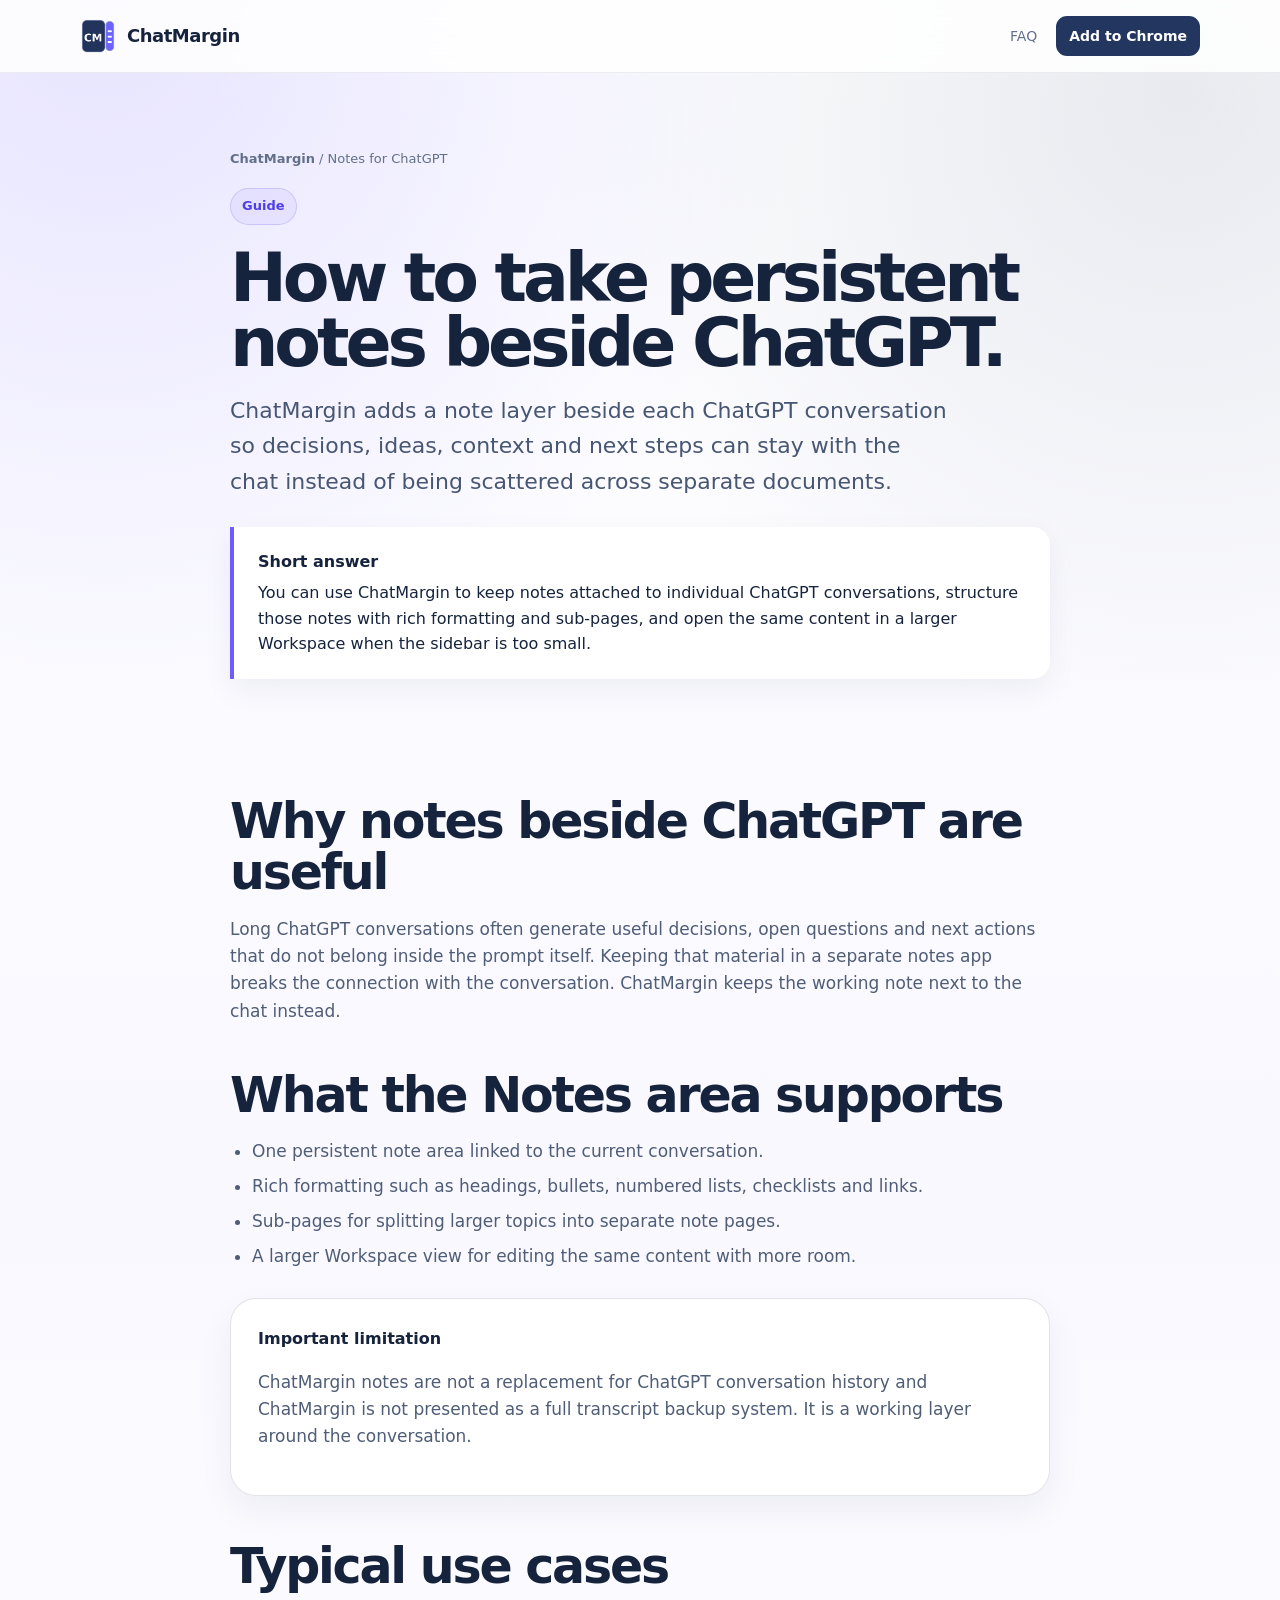
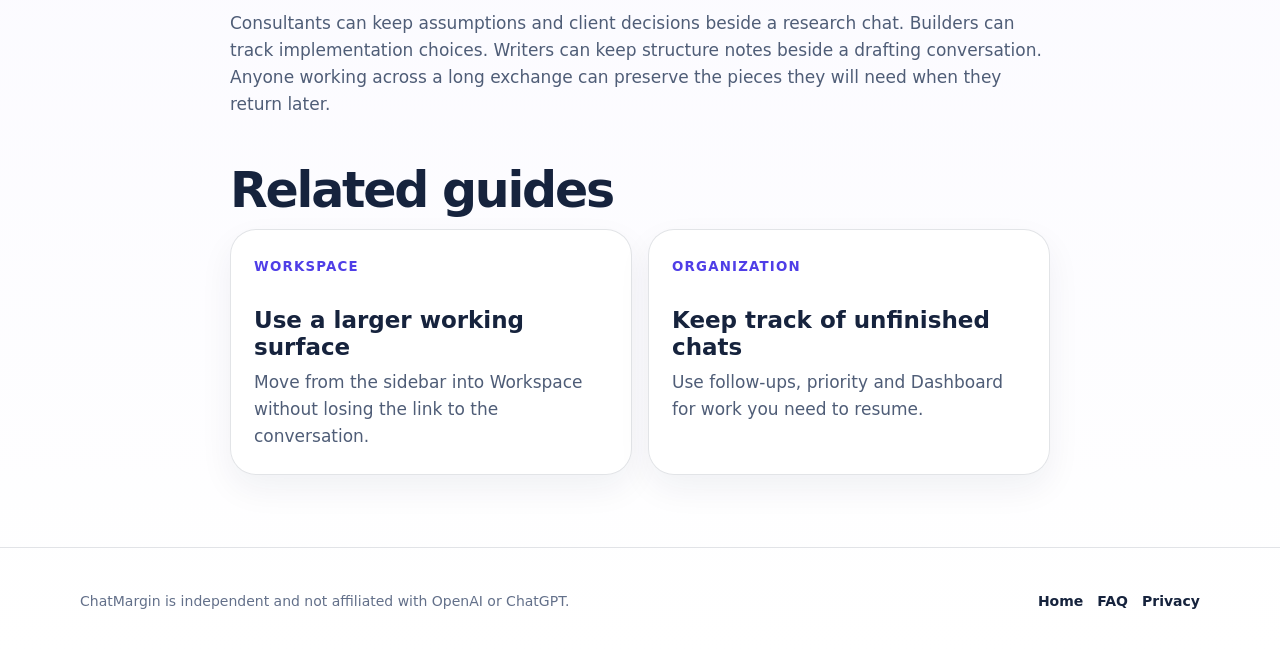
<file: notes-for-chatgpt/index.html>
<!doctype html><html lang="en"><head><meta charset="utf-8"><meta name="viewport" content="width=device-width, initial-scale=1"><title>Persistent notes for ChatGPT | ChatMargin</title><meta name="description" content="How to keep persistent notes beside ChatGPT conversations with ChatMargin: rich notes, sub-pages and a full Workspace tied to each chat."><meta name="robots" content="index,follow"><link rel="canonical" href="https://chatmargin.app/notes-for-chatgpt/"><link rel="stylesheet" href="/assets/site.css"><link rel="icon" href="/assets/chatmargin-logo.png"></head><body><header><div class="wrap nav"><a class="brand" href="/"><img src="/assets/chatmargin-logo.png" alt=""><span>ChatMargin</span></a><nav class="links"><a href="/faq/">FAQ</a><a class="nav-cta" href="https://chromewebstore.google.com/detail/chat-margin-for-chatgpt/fnickbjgphdehoelanbchadempnlmmpc" target="_blank" rel="noopener">Add to Chrome</a></nav></div></header><main><section class="page-hero"><div class="narrow"><div class="breadcrumb"><a href="/">ChatMargin</a> / Notes for ChatGPT</div><span class="pill">Guide</span><h1>How to take persistent notes beside ChatGPT.</h1><p class="lead">ChatMargin adds a note layer beside each ChatGPT conversation so decisions, ideas, context and next steps can stay with the chat instead of being scattered across separate documents.</p><div class="answer-box"><strong>Short answer</strong>You can use ChatMargin to keep notes attached to individual ChatGPT conversations, structure those notes with rich formatting and sub-pages, and open the same content in a larger Workspace when the sidebar is too small.</div></div></section><article class="article"><div class="narrow"><h2>Why notes beside ChatGPT are useful</h2><p>Long ChatGPT conversations often generate useful decisions, open questions and next actions that do not belong inside the prompt itself. Keeping that material in a separate notes app breaks the connection with the conversation. ChatMargin keeps the working note next to the chat instead.</p><h2>What the Notes area supports</h2><ul><li>One persistent note area linked to the current conversation.</li><li>Rich formatting such as headings, bullets, numbered lists, checklists and links.</li><li>Sub-pages for splitting larger topics into separate note pages.</li><li>A larger Workspace view for editing the same content with more room.</li></ul><div class="panel"><strong>Important limitation</strong><p>ChatMargin notes are not a replacement for ChatGPT conversation history and ChatMargin is not presented as a full transcript backup system. It is a working layer around the conversation.</p></div><h2>Typical use cases</h2><p>Consultants can keep assumptions and client decisions beside a research chat. Builders can track implementation choices. Writers can keep structure notes beside a drafting conversation. Anyone working across a long exchange can preserve the pieces they will need when they return later.</p><div class="related"><h2>Related guides</h2><div class="intent-grid"><a class="link-card" href="/chatgpt-workspace/"><small>Workspace</small><h3>Use a larger working surface</h3><p>Move from the sidebar into Workspace without losing the link to the conversation.</p></a><a class="link-card" href="/organize-chatgpt-conversations/"><small>Organization</small><h3>Keep track of unfinished chats</h3><p>Use follow-ups, priority and Dashboard for work you need to resume.</p></a></div></div></div></article></main><footer><div class="wrap footer-grid"><div>ChatMargin is independent and not affiliated with OpenAI or ChatGPT.</div><div class="footer-links"><a href="/">Home</a><a href="/faq/">FAQ</a><a href="/privacy.html">Privacy</a></div></div></footer></body></html>
</file>
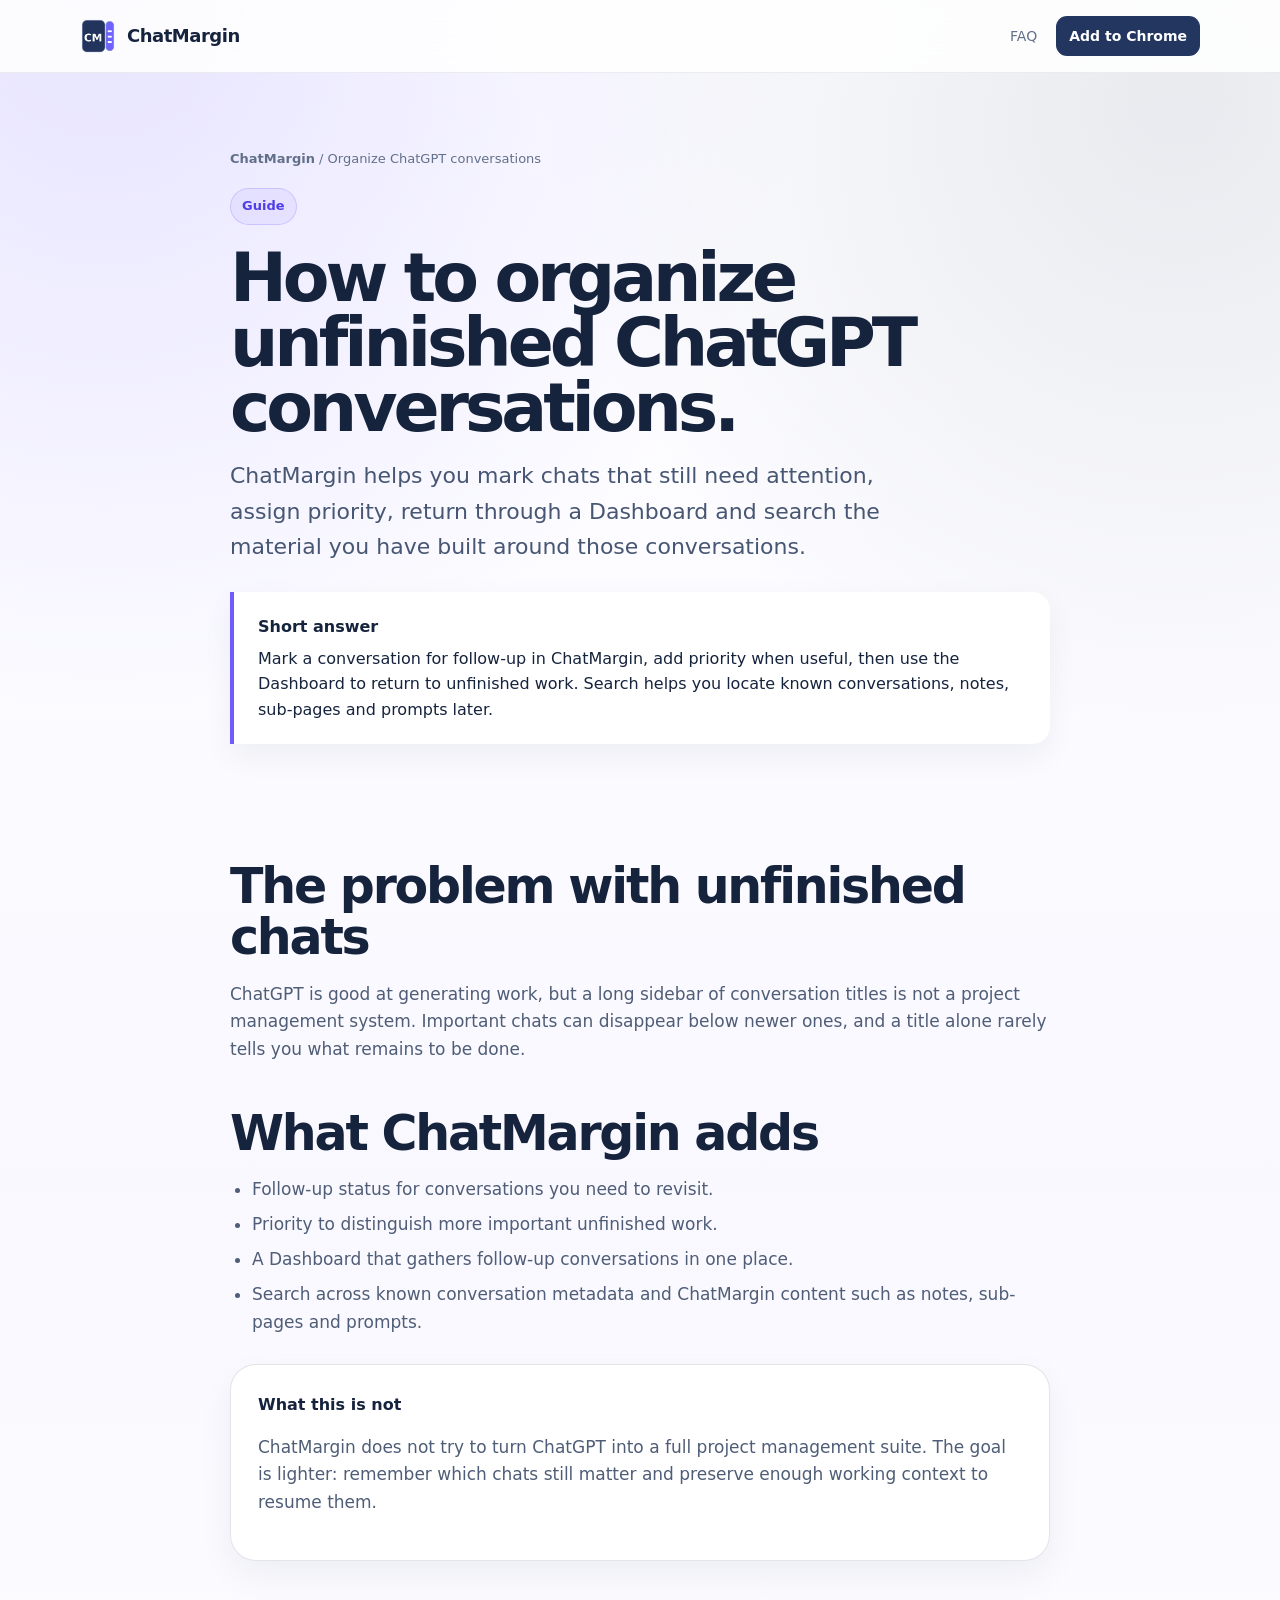
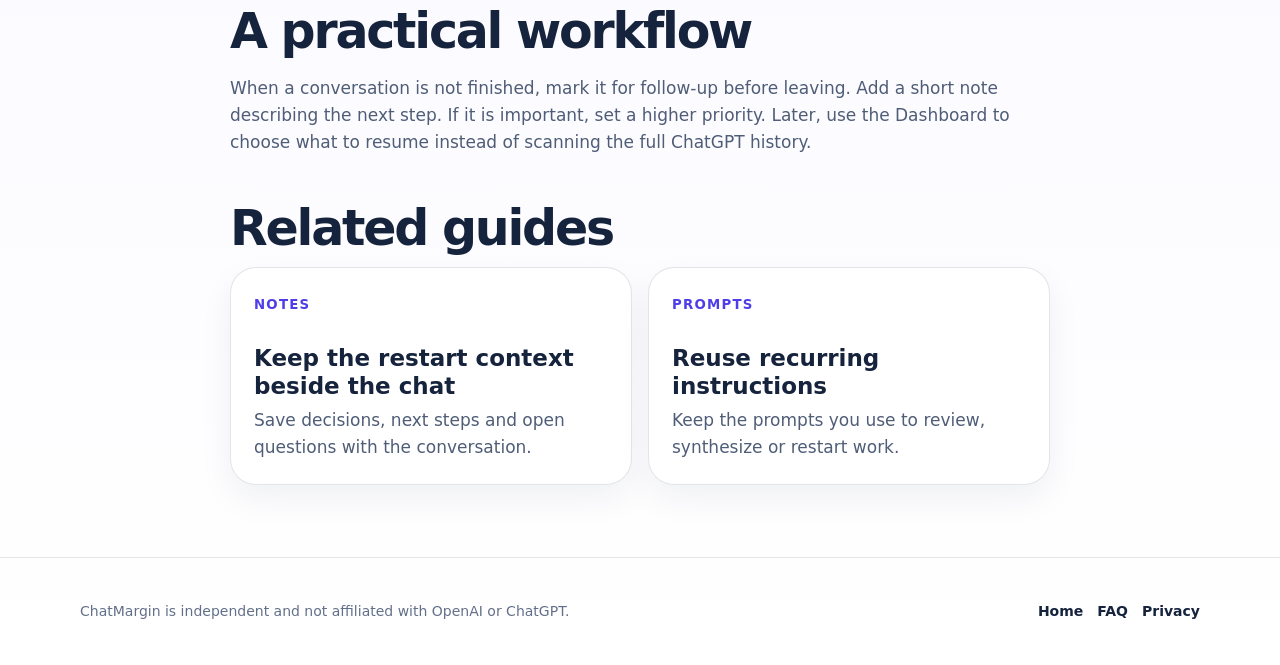
<file: organize-chatgpt-conversations/index.html>
<!doctype html><html lang="en"><head><meta charset="utf-8"><meta name="viewport" content="width=device-width, initial-scale=1"><title>Organize unfinished ChatGPT conversations | ChatMargin</title><meta name="description" content="Use ChatMargin follow-ups, priorities, Dashboard and Search to keep track of unfinished ChatGPT conversations and return to the right work later."><meta name="robots" content="index,follow"><link rel="canonical" href="https://chatmargin.app/organize-chatgpt-conversations/"><link rel="stylesheet" href="/assets/site.css"><link rel="icon" href="/assets/chatmargin-logo.png"></head><body><header><div class="wrap nav"><a class="brand" href="/"><img src="/assets/chatmargin-logo.png" alt=""><span>ChatMargin</span></a><nav class="links"><a href="/faq/">FAQ</a><a class="nav-cta" href="https://chromewebstore.google.com/detail/chat-margin-for-chatgpt/fnickbjgphdehoelanbchadempnlmmpc" target="_blank" rel="noopener">Add to Chrome</a></nav></div></header><main><section class="page-hero"><div class="narrow"><div class="breadcrumb"><a href="/">ChatMargin</a> / Organize ChatGPT conversations</div><span class="pill">Guide</span><h1>How to organize unfinished ChatGPT conversations.</h1><p class="lead">ChatMargin helps you mark chats that still need attention, assign priority, return through a Dashboard and search the material you have built around those conversations.</p><div class="answer-box"><strong>Short answer</strong>Mark a conversation for follow-up in ChatMargin, add priority when useful, then use the Dashboard to return to unfinished work. Search helps you locate known conversations, notes, sub-pages and prompts later.</div></div></section><article class="article"><div class="narrow"><h2>The problem with unfinished chats</h2><p>ChatGPT is good at generating work, but a long sidebar of conversation titles is not a project management system. Important chats can disappear below newer ones, and a title alone rarely tells you what remains to be done.</p><h2>What ChatMargin adds</h2><ul><li>Follow-up status for conversations you need to revisit.</li><li>Priority to distinguish more important unfinished work.</li><li>A Dashboard that gathers follow-up conversations in one place.</li><li>Search across known conversation metadata and ChatMargin content such as notes, sub-pages and prompts.</li></ul><div class="panel"><strong>What this is not</strong><p>ChatMargin does not try to turn ChatGPT into a full project management suite. The goal is lighter: remember which chats still matter and preserve enough working context to resume them.</p></div><h2>A practical workflow</h2><p>When a conversation is not finished, mark it for follow-up before leaving. Add a short note describing the next step. If it is important, set a higher priority. Later, use the Dashboard to choose what to resume instead of scanning the full ChatGPT history.</p><div class="related"><h2>Related guides</h2><div class="intent-grid"><a class="link-card" href="/notes-for-chatgpt/"><small>Notes</small><h3>Keep the restart context beside the chat</h3><p>Save decisions, next steps and open questions with the conversation.</p></a><a class="link-card" href="/chatgpt-prompt-manager/"><small>Prompts</small><h3>Reuse recurring instructions</h3><p>Keep the prompts you use to review, synthesize or restart work.</p></a></div></div></div></article></main><footer><div class="wrap footer-grid"><div>ChatMargin is independent and not affiliated with OpenAI or ChatGPT.</div><div class="footer-links"><a href="/">Home</a><a href="/faq/">FAQ</a><a href="/privacy.html">Privacy</a></div></div></footer></body></html>
</file>
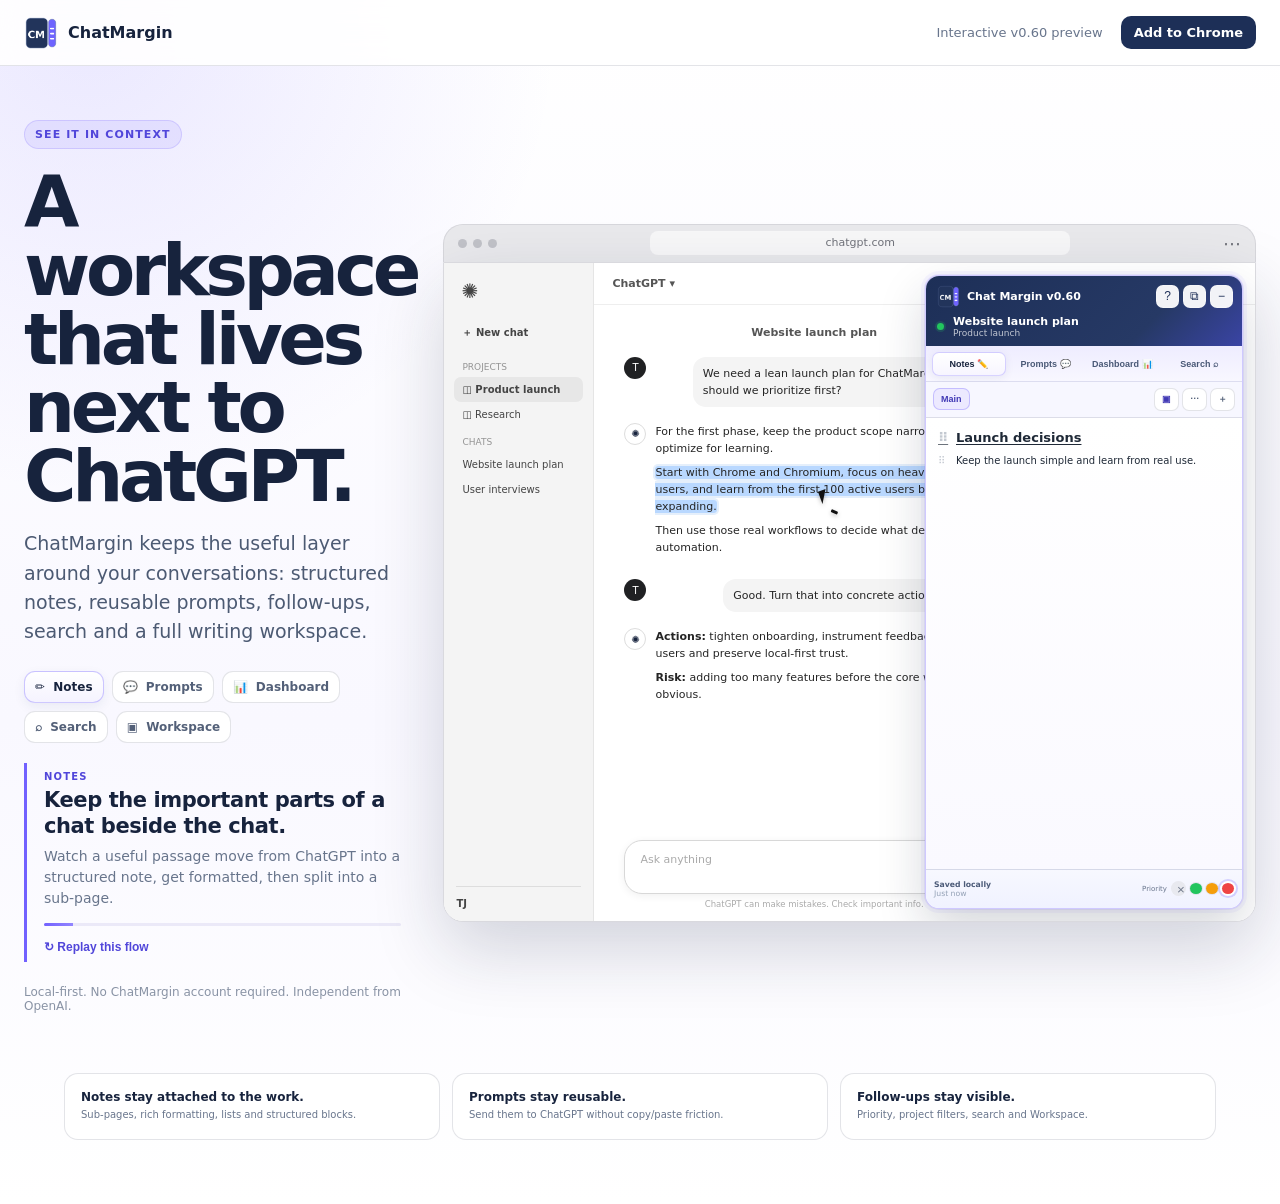
<file: preview-v060/index.html>
<!doctype html>
<html lang="en">
<head>
<meta charset="utf-8" />
<meta name="viewport" content="width=device-width, initial-scale=1" />
<meta name="robots" content="noindex,nofollow" />
<title>ChatMargin v0.60 interactive product demo</title>
<link rel="stylesheet" href="site.css" />
</head>
<body>
<header class="site-header">
  <a class="brand" href="/"><img src="/assets/chatmargin-logo.png" alt=""><span>ChatMargin</span></a>
  <div class="site-nav"><span>Interactive v0.60 preview</span><a class="store-link" href="https://chromewebstore.google.com/detail/chat-margin-for-chatgpt/fnickbjgphdehoelanbchadempnlmmpc" target="_blank" rel="noopener">Add to Chrome</a></div>
</header>

<main class="hero">
  <section class="hero-copy">
    <span class="eyebrow">See it in context</span>
    <h1>A workspace that lives next to ChatGPT.</h1>
    <p class="lead">ChatMargin keeps the useful layer around your conversations: structured notes, reusable prompts, follow-ups, search and a full writing workspace.</p>
    <div class="scenario-nav" aria-label="Demo scenarios">
      <button class="scenario active" data-scenario="notes"><span>✏️</span> Notes</button>
      <button class="scenario" data-scenario="prompts"><span>💬</span> Prompts</button>
      <button class="scenario" data-scenario="dashboard"><span>📊</span> Dashboard</button>
      <button class="scenario" data-scenario="search"><span>⌕</span> Search</button>
      <button class="scenario" data-scenario="workspace"><span>▣</span> Workspace</button>
    </div>
    <div class="scenario-copy" aria-live="polite">
      <div class="step-label" id="stepLabel">NOTES</div>
      <h2 id="scenarioTitle">Keep the important parts of a chat beside the chat.</h2>
      <p id="scenarioText">Watch a useful passage move from ChatGPT into a structured note, get formatted, then split into a sub-page.</p>
      <div class="progress"><span id="progressBar"></span></div>
      <button id="replay" class="replay" type="button">↻ Replay this flow</button>
    </div>
    <p class="privacy-line">Local-first. No ChatMargin account required. Independent from OpenAI.</p>
  </section>

  <section class="product-demo" aria-label="Interactive ChatMargin demo">
    <div class="browser-bar"><div class="browser-dots"><span></span><span></span><span></span></div><div class="browser-url">chatgpt.com</div><div class="browser-right">⋯</div></div>
    <div class="app-stage" id="appStage">
      <aside class="gpt-nav">
        <div class="gpt-logo">✺</div>
        <div class="gpt-new">＋ New chat</div>
        <div class="gpt-section-label">Projects</div>
        <div class="gpt-project selected">◫ Product launch</div>
        <div class="gpt-project">◫ Research</div>
        <div class="gpt-section-label">Chats</div>
        <div class="gpt-chat-row">Website launch plan</div>
        <div class="gpt-chat-row">User interviews</div>
        <div class="gpt-user">TJ</div>
      </aside>
      <div class="gpt-main">
        <div class="gpt-top"><span class="gpt-model">ChatGPT ▾</span><span class="gpt-actions">Share&nbsp;&nbsp; •••</span></div>
        <div class="conversation" id="conversation">
          <div class="chat-title" id="chatTitle">Website launch plan</div>
          <div class="message user"><div class="avatar user-avatar">T</div><div class="bubble">We need a lean launch plan for ChatMargin. What should we prioritize first?</div></div>
          <div class="message assistant"><div class="avatar ai-avatar">✺</div><div class="bubble"><p>For the first phase, keep the product scope narrow and optimize for learning.</p><p><span id="copySource" class="copy-source">Start with Chrome and Chromium, focus on heavy ChatGPT users, and learn from the first 100 active users before expanding.</span></p><p>Then use those real workflows to decide what deserves deeper automation.</p></div></div>
          <div class="message user"><div class="avatar user-avatar">T</div><div class="bubble">Good. Turn that into concrete actions and risks.</div></div>
          <div class="message assistant"><div class="avatar ai-avatar">✺</div><div class="bubble"><p><strong>Actions:</strong> tighten onboarding, instrument feedback, interview users and preserve local-first trust.</p><p><strong>Risk:</strong> adding too many features before the core workflow is obvious.</p></div></div>
        </div>
        <div class="composer-wrap"><div class="composer" id="composer"><span class="composer-placeholder">Ask anything</span><span class="composer-text" id="composerText"></span><button class="send-btn" id="sendButton">↑</button></div><div class="composer-meta">ChatGPT can make mistakes. Check important info.</div></div>
      </div>

      <aside class="cm-panel" id="cmPanel">
        <div class="cm-header">
          <div class="cm-brand-row">
            <div class="cm-brand"><img src="/assets/chatmargin-logo.png" alt=""><span>Chat Margin v0.60</span></div>
            <div class="cm-header-actions"><button title="Help">?</button><button title="Expand">⧉</button><button title="Collapse">−</button></div>
          </div>
          <div class="cm-chat-row"><span class="online-dot"></span><div><strong id="cmChatTitle">Website launch plan</strong><small>Product launch</small></div></div>
        </div>
        <div class="cm-tabs" role="tablist">
          <button class="cm-tab active" data-panel="notes">Notes ✏️</button>
          <button class="cm-tab" data-panel="prompts">Prompts 💬</button>
          <button class="cm-tab" data-panel="dashboard">Dashboard 📊</button>
          <button class="cm-tab" data-panel="search">Search ⌕</button>
        </div>
        <div class="cm-body">
          <section class="cm-view active" data-view="notes">
            <div class="note-pages"><div class="page-tabs"><button class="page-tab active" data-page="main">Main</button><button class="page-tab hidden" id="feedbackPageTab" data-page="feedback">User feedback</button></div><div class="page-actions"><button id="workspaceBtn" class="workspace-btn" title="Open in Workspace">▣</button><button>⋯</button><button id="addPage">＋</button></div></div>
            <div class="note-editor" id="noteEditor">
              <div class="note-block heading"><span class="grip">⠿</span><div>Launch decisions</div></div>
              <div class="note-block"><span class="grip">⠿</span><div>Keep the launch simple and learn from real use.</div></div>
              <div class="note-block inserted" id="insertedNote"><span class="grip">⠿</span><div id="insertedNoteText"></div></div>
              <div class="format-toolbar" id="formatToolbar"><button id="boldBtn"><strong>B</strong></button><button>U</button><button>H1</button><button>• List</button><button>☑</button></div>
            </div>
            <div class="feedback-page" id="feedbackPage"><div class="note-block heading"><span class="grip">⠿</span><div>User feedback</div></div><div class="note-block"><span class="grip">⠿</span><div>What do users reopen most often?</div></div><div class="note-block"><span class="grip">⠿</span><div>Where do they lose context today?</div></div></div>
          </section>

          <section class="cm-view" data-view="prompts">
            <div class="prompt-toolbar"><strong>Prompt cards</strong><div><button>Import project</button><button>＋ New prompt</button></div></div>
            <div class="prompt-list" id="promptList">
              <article class="prompt-card" id="promptA"><div class="prompt-head"><button class="drag-handle">⠿</button><strong>Turn this into actions</strong><div class="prompt-actions"><button class="collapse-btn" data-card="promptA">⌃</button><button class="send-prompt" data-text="Turn the discussion above into concrete actions, owners, risks and open questions.">Send to ChatGPT</button></div></div><div class="prompt-body">Turn the discussion above into concrete actions, owners, risks and open questions.</div></article>
              <article class="prompt-card" id="promptB"><div class="prompt-head"><button class="drag-handle" id="dragPromptB">⠿</button><strong>Challenge the plan</strong><div class="prompt-actions"><button class="collapse-btn" data-card="promptB">⌃</button><button class="send-prompt" data-text="Challenge this plan. Identify weak assumptions, missing evidence and better alternatives.">Send to ChatGPT</button></div></div><div class="prompt-body">Challenge this plan. Identify weak assumptions, missing evidence and better alternatives.</div></article>
              <article class="prompt-card collapsed" id="promptC"><div class="prompt-head"><button class="drag-handle">⠿</button><strong>Restart context</strong><div class="prompt-actions"><button class="collapse-btn" data-card="promptC">⌄</button><button class="send-prompt" data-text="Create a compact checkpoint so I can restart this work later without losing key decisions.">Send to ChatGPT</button></div></div><div class="prompt-body">Create a compact checkpoint so I can restart this work later without losing key decisions.</div></article>
            </div>
          </section>

          <section class="cm-view" data-view="dashboard">
            <div class="dash-controls"><button class="filter-button" id="priorityFilter">All priorities ▾</button><button class="filter-button" id="projectFilter">All projects ▾</button><button class="filter-button">Priority ▾</button></div>
            <div class="dash-list" id="dashList">
              <article class="dash-card urgent" data-project="Product launch"><div class="priority-line urgent-dot"></div><div class="dash-main"><strong>Website launch plan</strong><span>Product launch</span><small>2 min ago · 3 note blocks</small></div><button>↗</button></article>
              <article class="dash-card medium" data-project="Product launch"><div class="priority-line medium-dot"></div><div class="dash-main"><strong>User interviews</strong><span>Product launch</span><small>Yesterday · 6 note blocks</small></div><button>↗</button></article>
              <article class="dash-card urgent" data-project="Research"><div class="priority-line urgent-dot"></div><div class="dash-main"><strong>Competitor scan</strong><span>Research</span><small>3 days ago · 4 note blocks</small></div><button>↗</button></article>
            </div>
          </section>

          <section class="cm-view" data-view="search">
            <div class="search-wrap"><div class="search-box"><span>⌕</span><input id="searchInput" placeholder="Search conversations, notes and prompts…" /></div><div class="search-filters"><button id="searchProject">All projects ▾</button><button>All types ▾</button></div></div>
            <div class="search-results" id="searchResults"><div class="search-empty">Start typing to search across Chat Margin.</div></div>
          </section>
        </div>
        <div class="cm-footer"><div><strong>Saved locally</strong><small id="saveStatus">Just now</small></div><div class="priority-picker"><span>Priority</span><button class="clear">×</button><button class="dot low"></button><button class="dot medium"></button><button class="dot urgent active"></button></div></div>
      </aside>

      <div class="workspace-overlay" id="workspaceOverlay">
        <div class="workspace-top"><div class="workspace-brand"><img src="/assets/chatmargin-logo.png" alt="">Chat Margin Workspace</div><button id="closeWorkspace">×</button></div>
        <div class="workspace-shell"><aside class="workspace-pages"><div class="ws-title">Website launch plan</div><button class="active">Main</button><button>User feedback</button><button>Metrics</button><button>Launch ideas</button><button class="new-page">＋ New page</button></aside><article class="workspace-doc"><div class="workspace-breadcrumb">Product launch / Website launch plan</div><h2>Launch decisions</h2><p>Keep the launch simple and learn from real use.</p><p><strong>Start with Chrome and Chromium</strong>, focus on heavy ChatGPT users, and learn from the first 100 active users before expanding.</p><h3>Next steps</h3><ul><li>Instrument feedback from the current workflow</li><li>Interview early users</li><li>Protect the local-first experience</li></ul><div class="ws-callout">Same note. More room. Still attached to the ChatGPT conversation.</div></article></div>
      </div>

      <div class="toast" id="toast">Copied to clipboard</div>
      <div class="demo-cursor" id="demoCursor"><div class="cursor-arrow"></div><div class="cursor-ripple"></div></div>
    </div>
  </section>
</main>

<section class="below-fold"><div><strong>Notes stay attached to the work.</strong><span>Sub-pages, rich formatting, lists and structured blocks.</span></div><div><strong>Prompts stay reusable.</strong><span>Send them to ChatGPT without copy/paste friction.</span></div><div><strong>Follow-ups stay visible.</strong><span>Priority, project filters, search and Workspace.</span></div></section>

<script src="demo.js"></script>
</body>
</html>
</file>
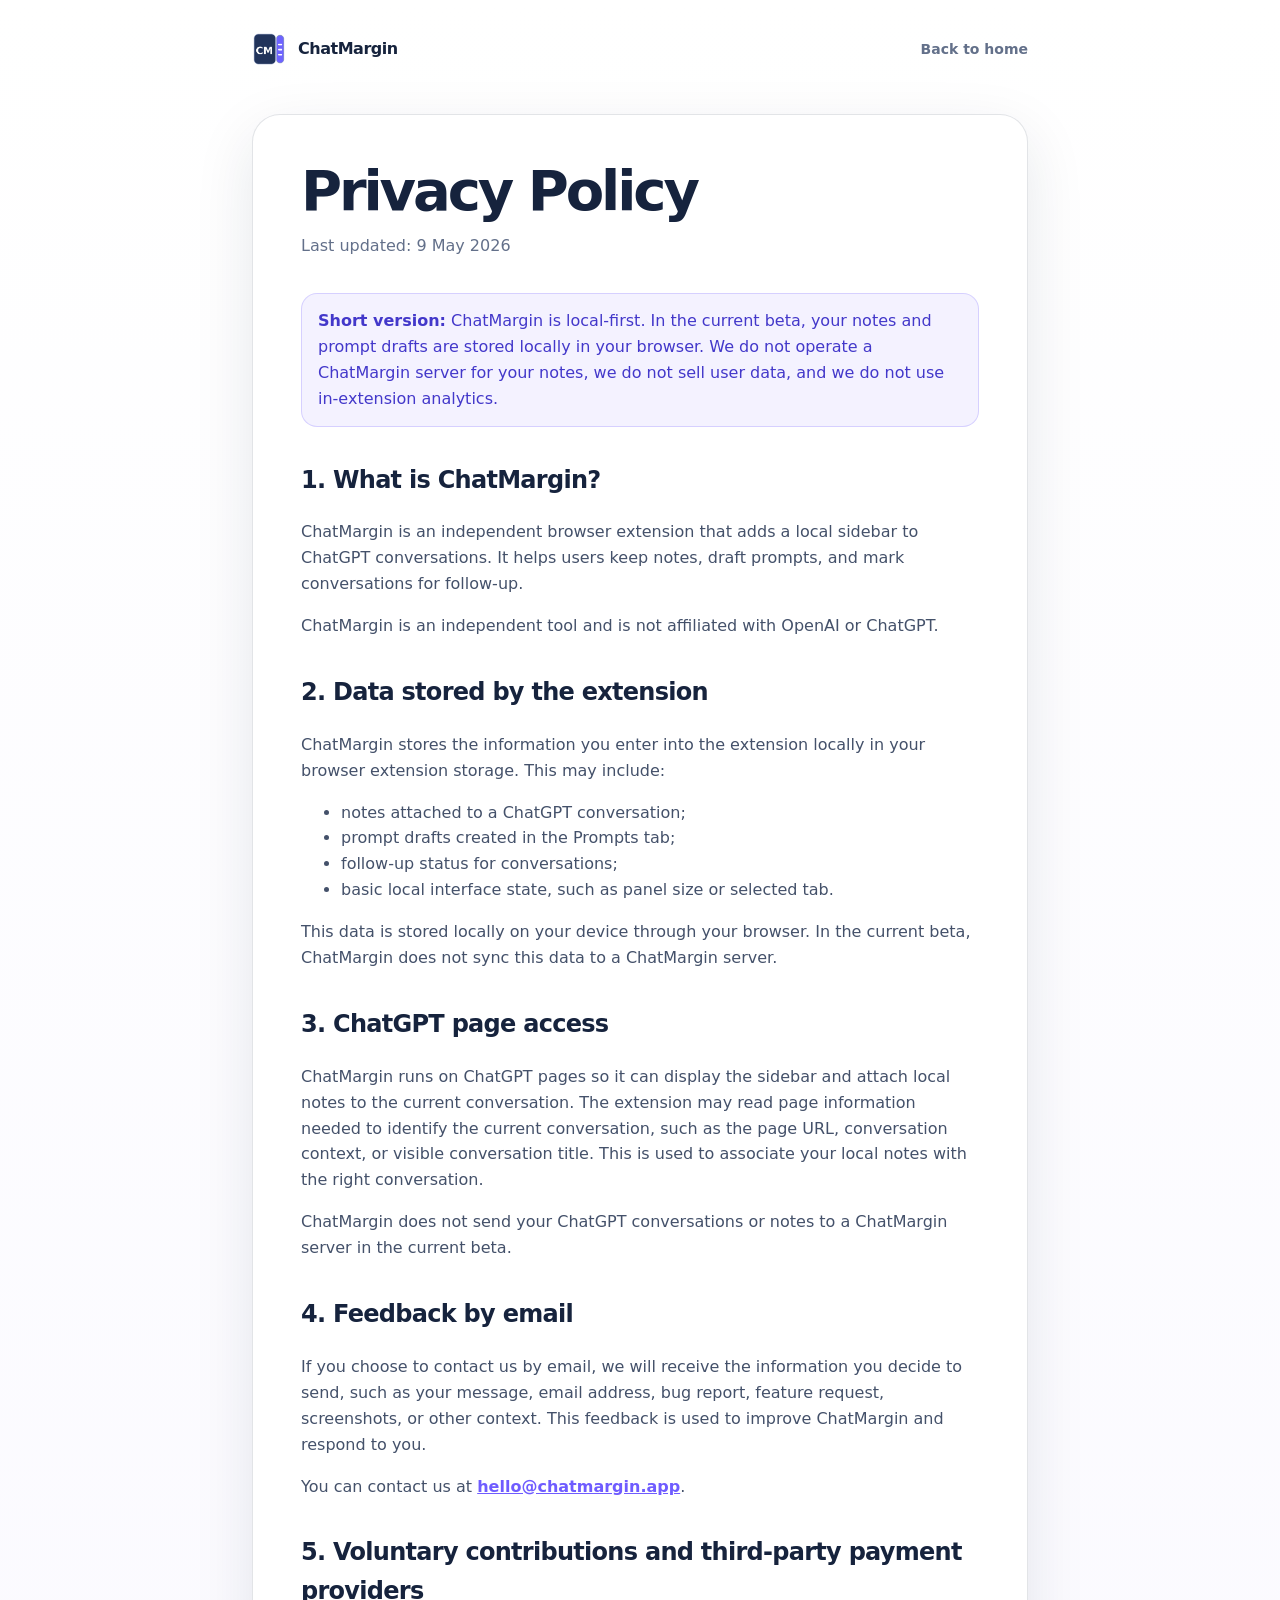
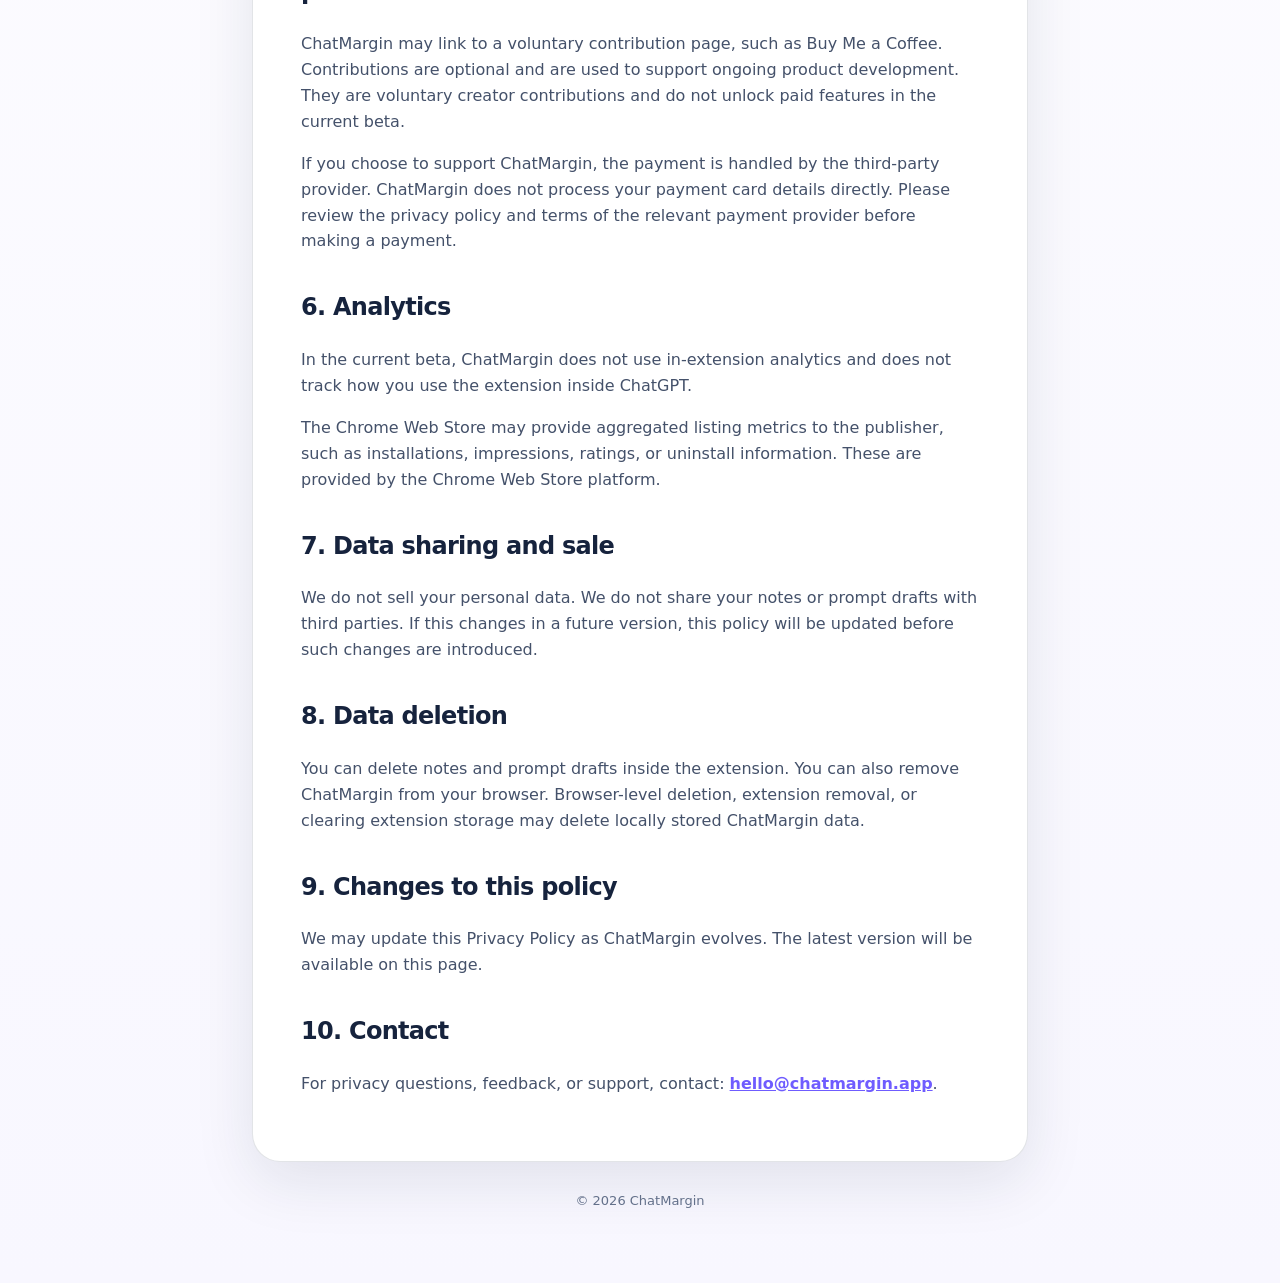
<file: privacy.html>
<!doctype html>
<html lang="en">
<head>
  <meta charset="utf-8" />
  <meta name="viewport" content="width=device-width, initial-scale=1" />
  <title>Privacy Policy — ChatMargin</title>
  <meta name="description" content="Privacy Policy for ChatMargin, a local-first browser extension for ChatGPT." />
  <link rel="icon" href="assets/chatmargin-logo.png" />
  <style>
    :root { --ink:#16233d; --muted:#63708a; --violet:#6f5cff; --border:rgba(22,35,61,.12); }
    * { box-sizing: border-box; }
    body { margin:0; font-family: ui-sans-serif, system-ui, -apple-system, BlinkMacSystemFont, "Segoe UI", sans-serif; color:var(--ink); background:linear-gradient(180deg,#fff,#f8f7ff); line-height:1.62; }
    .wrap { max-width: 820px; margin:0 auto; padding: 32px 22px 72px; }
    header { display:flex; justify-content:space-between; align-items:center; gap:20px; margin-bottom:48px; }
    .brand { display:flex; align-items:center; gap:12px; font-weight:850; text-decoration:none; color:var(--ink); letter-spacing:-.03em; }
    .brand img { width:34px; height:34px; }
    .home { color:var(--muted); font-size:14px; text-decoration:none; }
    .doc { background:white; border:1px solid var(--border); border-radius:28px; padding: clamp(24px, 5vw, 48px); box-shadow:0 20px 60px rgba(22,35,61,.10); }
    h1 { font-size: clamp(34px, 6vw, 56px); line-height:1; letter-spacing:-.055em; margin:0 0 14px; }
    .updated { color:var(--muted); margin-bottom:34px; }
    h2 { font-size:24px; letter-spacing:-.03em; margin-top:34px; }
    p, li { color:#44516a; }
    a { color:var(--violet); font-weight:700; }
    .notice { border:1px solid rgba(111,92,255,.22); background:rgba(111,92,255,.08); color:#4338ca; padding:14px 16px; border-radius:16px; }
    footer { margin-top:28px; color:var(--muted); font-size:13px; text-align:center; }
  </style>
</head>
<body>
  <div class="wrap">
    <header>
      <a class="brand" href="index.html"><img src="assets/chatmargin-logo.png" alt="" />ChatMargin</a>
      <a class="home" href="index.html">Back to home</a>
    </header>
    <main class="doc">
      <h1>Privacy Policy</h1>
      <div class="updated">Last updated: 9 May 2026</div>

      <p class="notice"><strong>Short version:</strong> ChatMargin is local-first. In the current beta, your notes and prompt drafts are stored locally in your browser. We do not operate a ChatMargin server for your notes, we do not sell user data, and we do not use in-extension analytics.</p>

      <h2>1. What is ChatMargin?</h2>
      <p>ChatMargin is an independent browser extension that adds a local sidebar to ChatGPT conversations. It helps users keep notes, draft prompts, and mark conversations for follow-up.</p>
      <p>ChatMargin is an independent tool and is not affiliated with OpenAI or ChatGPT.</p>

      <h2>2. Data stored by the extension</h2>
      <p>ChatMargin stores the information you enter into the extension locally in your browser extension storage. This may include:</p>
      <ul>
        <li>notes attached to a ChatGPT conversation;</li>
        <li>prompt drafts created in the Prompts tab;</li>
        <li>follow-up status for conversations;</li>
        <li>basic local interface state, such as panel size or selected tab.</li>
      </ul>
      <p>This data is stored locally on your device through your browser. In the current beta, ChatMargin does not sync this data to a ChatMargin server.</p>

      <h2>3. ChatGPT page access</h2>
      <p>ChatMargin runs on ChatGPT pages so it can display the sidebar and attach local notes to the current conversation. The extension may read page information needed to identify the current conversation, such as the page URL, conversation context, or visible conversation title. This is used to associate your local notes with the right conversation.</p>
      <p>ChatMargin does not send your ChatGPT conversations or notes to a ChatMargin server in the current beta.</p>

      <h2>4. Feedback by email</h2>
      <p>If you choose to contact us by email, we will receive the information you decide to send, such as your message, email address, bug report, feature request, screenshots, or other context. This feedback is used to improve ChatMargin and respond to you.</p>
      <p>You can contact us at <a href="mailto:hello@chatmargin.app">hello@chatmargin.app</a>.</p>

      <h2>5. Voluntary contributions and third-party payment providers</h2>
      <p>ChatMargin may link to a voluntary contribution page, such as Buy Me a Coffee. Contributions are optional and are used to support ongoing product development. They are voluntary creator contributions and do not unlock paid features in the current beta.</p>
      <p>If you choose to support ChatMargin, the payment is handled by the third-party provider. ChatMargin does not process your payment card details directly. Please review the privacy policy and terms of the relevant payment provider before making a payment.</p>

      <h2>6. Analytics</h2>
      <p>In the current beta, ChatMargin does not use in-extension analytics and does not track how you use the extension inside ChatGPT.</p>
      <p>The Chrome Web Store may provide aggregated listing metrics to the publisher, such as installations, impressions, ratings, or uninstall information. These are provided by the Chrome Web Store platform.</p>

      <h2>7. Data sharing and sale</h2>
      <p>We do not sell your personal data. We do not share your notes or prompt drafts with third parties. If this changes in a future version, this policy will be updated before such changes are introduced.</p>

      <h2>8. Data deletion</h2>
      <p>You can delete notes and prompt drafts inside the extension. You can also remove ChatMargin from your browser. Browser-level deletion, extension removal, or clearing extension storage may delete locally stored ChatMargin data.</p>

      <h2>9. Changes to this policy</h2>
      <p>We may update this Privacy Policy as ChatMargin evolves. The latest version will be available on this page.</p>

      <h2>10. Contact</h2>
      <p>For privacy questions, feedback, or support, contact: <a href="mailto:hello@chatmargin.app">hello@chatmargin.app</a>.</p>
    </main>
    <footer>© <span id="year"></span> ChatMargin</footer>
  </div>
  <script>document.getElementById('year').textContent = new Date().getFullYear();</script>
</body>
</html>
</file>
<file: assets/site.css>
:root{--ink:#16233d;--ink2:#22365f;--muted:#63708a;--soft:#f7f6ff;--soft2:#eeebff;--violet:#6f5cff;--violet2:#4f3ee7;--border:rgba(22,35,61,.12);--shadow:0 24px 70px rgba(22,35,61,.13);--radius:26px}*{box-sizing:border-box}html{scroll-behavior:smooth}body{margin:0;font-family:ui-sans-serif,system-ui,-apple-system,BlinkMacSystemFont,"Segoe UI",sans-serif;color:var(--ink);background:radial-gradient(circle at 8% 0%,rgba(111,92,255,.17),transparent 28%),radial-gradient(circle at 92% 4%,rgba(34,54,95,.1),transparent 26%),linear-gradient(180deg,#fff 0%,#f9f8ff 52%,#fff 100%);line-height:1.6}img{max-width:100%}a{color:inherit}.wrap{width:min(1120px,calc(100% - 40px));margin:0 auto}.narrow{width:min(820px,calc(100% - 40px));margin:0 auto}header{position:sticky;top:0;z-index:30;backdrop-filter:blur(16px);background:rgba(255,255,255,.86);border-bottom:1px solid rgba(22,35,61,.08)}.nav{min-height:72px;display:flex;align-items:center;justify-content:space-between;gap:20px}.brand{display:flex;align-items:center;gap:11px;text-decoration:none;font-weight:900;letter-spacing:-.03em}.brand img{width:36px;height:36px}.brand span{font-size:18px}.links{display:flex;align-items:center;gap:19px;color:var(--muted);font-size:14px}.links a{text-decoration:none}.links a:hover{color:var(--ink)}.nav-cta{padding:9px 13px;border-radius:11px;background:var(--ink2);color:#fff!important;font-weight:800}.hero{padding:88px 0 68px}.hero-grid{display:grid;grid-template-columns:minmax(0,.92fr) minmax(430px,1.08fr);gap:46px;align-items:center}.pill{display:inline-flex;align-items:center;gap:8px;padding:7px 11px;border:1px solid rgba(111,92,255,.22);border-radius:999px;background:rgba(111,92,255,.08);color:var(--violet2);font-weight:800;font-size:13px}h1{margin:20px 0 18px;font-size:clamp(44px,6.6vw,76px);line-height:.96;letter-spacing:-.06em}.page-hero h1{font-size:clamp(40px,6vw,68px)}.lead{margin:0;max-width:720px;color:#475672;font-size:clamp(18px,2vw,22px)}.actions{display:flex;flex-wrap:wrap;gap:12px;margin-top:28px}.btn{display:inline-flex;align-items:center;justify-content:center;min-height:46px;padding:0 18px;border-radius:14px;border:1px solid transparent;text-decoration:none;font-weight:850;font-size:14px;transition:transform .18s ease,box-shadow .18s ease}.btn:hover{transform:translateY(-1px)}.btn-primary{background:linear-gradient(135deg,var(--ink2),#354899);color:#fff;box-shadow:0 14px 28px rgba(34,54,95,.22)}.btn-violet{background:var(--violet);color:#fff;box-shadow:0 14px 28px rgba(111,92,255,.2)}.btn-secondary{background:#fff;border-color:var(--border)}.note{margin-top:14px;color:var(--muted);font-size:13px}.demo-shell{border:1px solid rgba(111,92,255,.24);border-radius:30px;background:#fff;box-shadow:var(--shadow),0 0 0 5px rgba(111,92,255,.05);overflow:hidden}.demo-caption{padding:16px 18px;background:linear-gradient(135deg,#1d2f57,#263d71 68%,#4947b8);color:#fff}.demo-caption small{display:block;color:rgba(255,255,255,.65);font-weight:800;text-transform:uppercase;letter-spacing:.1em}.demo-caption strong{display:block;margin-top:4px;font-size:19px}.demo-tabs{display:grid;grid-template-columns:repeat(4,1fr);gap:7px;padding:10px;background:var(--soft2);border-bottom:1px solid var(--border)}.demo-tab{border:0;background:transparent;border-radius:11px;padding:9px 5px;font:inherit;font-size:12px;font-weight:850;color:#58667f;cursor:pointer}.demo-tab.active{background:#fff;color:var(--ink);box-shadow:0 2px 10px rgba(22,35,61,.08)}.demo-stage{min-height:355px;padding:18px;background:linear-gradient(180deg,#fff,#faf9ff)}.demo-view{display:none;animation:fade .2s ease}.demo-view.active{display:block}@keyframes fade{from{opacity:.25;transform:translateY(4px)}to{opacity:1;transform:none}}.demo-ui{border:1px solid var(--border);border-radius:19px;background:#fff;overflow:hidden;box-shadow:0 12px 28px rgba(22,35,61,.07)}.demo-ui-head{display:flex;align-items:center;justify-content:space-between;padding:12px 14px;border-bottom:1px solid var(--border);font-size:12px;font-weight:800}.demo-dot{display:inline-block;width:7px;height:7px;border-radius:99px;background:var(--violet);margin-right:7px}.demo-row{padding:12px 14px;border-bottom:1px solid rgba(22,35,61,.07)}.demo-row:last-child{border-bottom:0}.demo-row strong{display:block;font-size:13px}.demo-row span{display:block;color:var(--muted);font-size:11px;margin-top:2px}.demo-toolbar{display:flex;gap:6px;flex-wrap:wrap;padding:9px 12px;background:#f8f7ff;border-bottom:1px solid var(--border)}.tool{padding:4px 7px;border-radius:7px;background:#fff;border:1px solid var(--border);font-size:10px;font-weight:800}.prompt-action{float:right;padding:5px 8px;border-radius:8px;background:var(--ink2);color:#fff;font-size:10px}.priority{display:inline-flex!important;width:auto!important;margin-top:6px!important;padding:3px 7px;border-radius:999px;background:rgba(111,92,255,.1);color:var(--violet2)!important;font-weight:800}.workspace-grid{display:grid;grid-template-columns:120px 1fr;min-height:230px}.workspace-nav{padding:11px;background:#f6f4ff;border-right:1px solid var(--border)}.workspace-nav div{padding:7px 8px;border-radius:8px;font-size:10px;margin-bottom:4px}.workspace-nav .selected{background:#fff;font-weight:850}.workspace-editor{padding:18px}.workspace-editor h4{margin:0 0 8px;font-size:16px}.workspace-editor p{margin:0 0 10px;color:var(--muted);font-size:11px}.marker{position:relative;border:2px solid rgba(111,92,255,.72)!important;box-shadow:0 0 0 4px rgba(111,92,255,.08)}.marker:after{content:"";position:absolute;inset:-7px;border:1px dashed rgba(111,92,255,.45);border-radius:16px;pointer-events:none;transform:rotate(-.5deg)}.demo-explain{margin-top:14px;padding:14px 16px;border-radius:16px;background:#fff;border:1px solid rgba(111,92,255,.22);box-shadow:0 8px 20px rgba(22,35,61,.05)}.demo-explain strong{display:block;font-size:14px}.demo-explain p{margin:4px 0 0;color:var(--muted);font-size:12px}.demo-step{color:var(--violet2);font-weight:900;margin-right:6px}section{padding:72px 0}.section-head{max-width:760px;margin-bottom:30px}.eyebrow{color:var(--violet2);font-size:13px;font-weight:900;text-transform:uppercase;letter-spacing:.12em}h2{margin:10px 0 12px;font-size:clamp(30px,4.2vw,49px);line-height:1.04;letter-spacing:-.045em}h3{line-height:1.2}.section-head p,.body-copy{color:var(--muted);font-size:18px}.grid-2{display:grid;grid-template-columns:repeat(2,1fr);gap:18px}.grid-3{display:grid;grid-template-columns:repeat(3,1fr);gap:18px}.feature,.link-card,.panel,.qa{background:rgba(255,255,255,.9);border:1px solid var(--border);border-radius:var(--radius);box-shadow:0 14px 34px rgba(22,35,61,.06)}.feature{padding:24px}.feature-tag{display:inline-flex;padding:6px 9px;border-radius:999px;background:rgba(111,92,255,.1);color:var(--violet2);font-size:11px;font-weight:900;text-transform:uppercase;letter-spacing:.08em}.feature h3{margin:15px 0 9px;font-size:21px;letter-spacing:-.025em}.feature p{margin:0;color:var(--muted)}.panel{padding:27px}.panel ul{margin:0;padding-left:20px;color:var(--muted)}.panel li{margin:10px 0}.panel strong{color:var(--ink)}.intent-grid{display:grid;grid-template-columns:repeat(2,1fr);gap:16px}.link-card{display:block;padding:23px;text-decoration:none;transition:transform .18s ease,border-color .18s ease}.link-card:hover{transform:translateY(-2px);border-color:rgba(111,92,255,.34)}.link-card small{color:var(--violet2);font-weight:850;text-transform:uppercase;letter-spacing:.09em}.link-card h3{margin:9px 0 7px;font-size:22px}.link-card p{margin:0;color:var(--muted)}.band{background:linear-gradient(135deg,#1c2e55,#342f86 70%,#6f5cff);color:#fff;border-radius:34px;padding:44px;box-shadow:var(--shadow)}.band h2{color:#fff;margin-top:0}.band p{color:rgba(255,255,255,.8);font-size:17px;max-width:780px}.band .btn-secondary{border-color:rgba(255,255,255,.24);background:rgba(255,255,255,.11);color:#fff}.page-hero{padding:76px 0 46px}.breadcrumb{margin-bottom:18px;color:var(--muted);font-size:13px}.breadcrumb a{text-decoration:none;font-weight:750}.answer-box{margin-top:28px;padding:22px 24px;border-left:4px solid var(--violet);border-radius:0 18px 18px 0;background:#fff;box-shadow:0 12px 30px rgba(22,35,61,.06)}.answer-box strong{display:block;margin-bottom:6px}.article{padding:26px 0 72px}.article h2{margin-top:46px}.article h3{margin-top:28px;font-size:23px}.article p,.article li{color:#4f5d77;font-size:17px}.article ul{padding-left:22px}.article li{margin:8px 0}.article .panel{margin:28px 0}.related{margin-top:48px}.faq-list{display:grid;gap:12px}details.qa{padding:0;overflow:hidden}details.qa summary{cursor:pointer;list-style:none;padding:19px 22px;font-weight:850}details.qa summary::-webkit-details-marker{display:none}details.qa summary:after{content:"+";float:right;color:var(--violet2)}details.qa[open] summary:after{content:"-"}details.qa p{margin:0;padding:0 22px 20px;color:var(--muted)}footer{padding:42px 0;border-top:1px solid var(--border);color:var(--muted);font-size:14px}.footer-grid{display:flex;justify-content:space-between;gap:20px;flex-wrap:wrap}.footer-links{display:flex;flex-wrap:wrap;gap:14px}footer a{color:var(--ink);text-decoration:none;font-weight:750}@media(max-width:900px){.hero-grid,.grid-3{grid-template-columns:1fr}.grid-2,.intent-grid{grid-template-columns:1fr}.links a:not(.nav-cta){display:none}.hero{padding-top:62px}.demo-stage{min-height:0}}@media(max-width:560px){.wrap,.narrow{width:min(100% - 28px,1120px)}.nav{min-height:64px}.links{gap:0}.hero,section{padding-top:52px;padding-bottom:52px}.band{padding:28px 22px;border-radius:24px}.demo-tabs{grid-template-columns:repeat(2,1fr)}.workspace-grid{grid-template-columns:90px 1fr}}
</file>
<file: assets/demo.css>
:root{--ink:#17233d;--ink2:#1d2f57;--ink3:#283d70;--accent:#7261ff;--accentSoft:rgba(114,97,255,.12);--muted:#68758c;--border:rgba(24,38,65,.12);--bg:#fbfbfe;--white:#fff;--chat:#f7f7f8;--urgent:#ef4444;--medium:#f59e0b;--low:#22c55e}*{box-sizing:border-box}html{scroll-behavior:smooth}body{margin:0;background:radial-gradient(circle at 7% 2%,rgba(114,97,255,.14),transparent 28%),linear-gradient(180deg,#fff 0,#f9f8ff 60%,#fff 100%);color:var(--ink);font-family:ui-sans-serif,system-ui,-apple-system,BlinkMacSystemFont,"Segoe UI",sans-serif}.site-header{height:66px;padding:0 max(24px,calc((100vw - 1400px)/2));display:flex;align-items:center;justify-content:space-between;border-bottom:1px solid var(--border);background:rgba(255,255,255,.9);backdrop-filter:blur(16px);position:sticky;top:0;z-index:50}.brand{display:flex;align-items:center;gap:10px;text-decoration:none;color:var(--ink);font-weight:900}.brand img{width:34px;height:34px}.site-nav{display:flex;align-items:center;gap:18px;font-size:13px;color:var(--muted)}.store-link{background:var(--ink2);color:#fff;text-decoration:none;padding:9px 13px;border-radius:10px;font-weight:800}.hero{max-width:1400px;margin:0 auto;padding:54px 24px 48px;display:grid;grid-template-columns:minmax(300px,.72fr) minmax(680px,1.55fr);gap:42px;align-items:center}.eyebrow{display:inline-block;color:#5146da;background:rgba(114,97,255,.1);border:1px solid rgba(114,97,255,.2);border-radius:999px;padding:7px 10px;font-size:11px;font-weight:900;letter-spacing:.1em;text-transform:uppercase}.hero-copy h1{font-size:clamp(42px,5.6vw,76px);letter-spacing:-.06em;line-height:.96;margin:18px 0 18px}.lead{font-size:19px;line-height:1.55;color:#4c5a73;margin:0 0 24px;max-width:640px}.scenario-nav{display:flex;flex-wrap:wrap;gap:8px;margin:20px 0}.scenario{border:1px solid var(--border);background:#fff;color:#536078;border-radius:11px;padding:8px 10px;font:inherit;font-size:12px;font-weight:800;cursor:pointer;transition:.18s}.scenario:hover,.scenario.active{border-color:rgba(114,97,255,.35);background:linear-gradient(180deg,#fff,#f5f3ff);color:var(--ink);box-shadow:0 4px 12px rgba(35,53,97,.07)}.scenario span{margin-right:4px}.scenario-copy{border-left:3px solid var(--accent);padding:8px 0 7px 17px;margin-top:18px}.step-label{font-size:10px;font-weight:900;letter-spacing:.12em;color:#5146da}.scenario-copy h2{font-size:21px;line-height:1.25;margin:5px 0 7px;letter-spacing:-.02em}.scenario-copy p{font-size:14px;line-height:1.5;color:var(--muted);margin:0}.progress{height:3px;background:#ebe9f8;border-radius:99px;margin:14px 0 10px;overflow:hidden}.progress span{display:block;height:100%;width:0;background:linear-gradient(90deg,var(--accent),#9285ff);transition:width .25s}.replay{border:0;background:transparent;color:#5146da;font-size:12px;font-weight:850;padding:0;cursor:pointer}.privacy-line{margin-top:23px;font-size:12px;color:#8993a5}.product-demo{min-width:0}.browser-bar{height:38px;background:#e9e9ec;border:1px solid #d7d7dc;border-bottom:0;border-radius:20px 20px 0 0;display:flex;align-items:center;gap:16px;padding:0 14px;color:#70727a;font-size:11px}.browser-dots{display:flex;gap:6px}.browser-dots span{width:9px;height:9px;border-radius:50%;background:#c1c2c8}.browser-url{height:24px;line-height:24px;flex:1;background:#f7f7f8;border-radius:8px;text-align:center;max-width:420px;margin:auto}.browser-right{font-size:18px}.app-stage{height:min(660px,calc(100vh - 120px));min-height:560px;position:relative;overflow:hidden;border:1px solid #d9d9de;border-radius:0 0 20px 20px;background:#fff;box-shadow:0 28px 70px rgba(23,35,61,.18)}.gpt-nav{position:absolute;inset:0 auto 0 0;width:150px;background:#f4f4f4;border-right:1px solid #e5e5e5;padding:14px 10px;font-size:10px;color:#444}.gpt-logo{font-size:20px;padding:2px 7px 15px}.gpt-new{padding:8px;border-radius:7px;font-weight:700;margin-bottom:14px}.gpt-section-label{font-size:9px;color:#949494;margin:10px 8px 5px;text-transform:uppercase}.gpt-project,.gpt-chat-row{padding:7px 8px;border-radius:7px;white-space:nowrap;overflow:hidden;text-overflow:ellipsis}.gpt-project.selected{background:#e7e7e7;font-weight:700}.gpt-user{position:absolute;left:12px;right:12px;bottom:12px;border-top:1px solid #ddd;padding-top:11px;font-weight:800}.gpt-main{position:absolute;inset:0 0 0 150px;background:#fff}.gpt-top{height:42px;display:flex;align-items:center;justify-content:space-between;padding:0 18px;border-bottom:1px solid #eee;color:#555;font-size:11px}.gpt-model{font-weight:800}.conversation{position:absolute;inset:42px 0 86px 0;overflow:hidden;padding:18px 38% 10px 30px}.chat-title{text-align:center;font-size:11px;font-weight:800;color:#555;margin:3px 0 18px}.message{display:flex;gap:9px;margin:0 auto 16px;max-width:600px;align-items:flex-start}.avatar{width:22px;height:22px;border-radius:50%;display:flex;align-items:center;justify-content:center;font-size:10px;flex:0 0 auto}.user-avatar{background:#202123;color:#fff}.ai-avatar{border:1px solid #ddd;background:#fff}.bubble{font-size:11px;line-height:1.55;color:#252525}.user .bubble{background:#f4f4f4;border-radius:13px;padding:8px 10px;margin-left:auto;max-width:82%}.bubble p{margin:0 0 7px}.copy-source{border-radius:3px;transition:.25s}.copy-source.selected{background:#b9d8ff;box-shadow:0 0 0 2px rgba(46,124,217,.12)}.composer-wrap{position:absolute;left:30px;right:38%;bottom:12px}.composer{min-height:54px;border:1px solid #d8d8d8;border-radius:18px;background:#fff;box-shadow:0 2px 8px rgba(0,0,0,.06);padding:11px 45px 11px 15px;position:relative;font-size:11px;color:#333}.composer-placeholder{color:#aaa}.composer.has-text .composer-placeholder{display:none}.composer-text{line-height:1.4}.send-btn{position:absolute;right:9px;bottom:8px;width:30px;height:30px;border:0;border-radius:50%;background:#111;color:#fff;font-size:16px}.composer-meta{text-align:center;font-size:8.5px;color:#aaa;margin-top:5px}.cm-panel{position:absolute;right:12px;top:12px;bottom:12px;width:35.5%;min-width:318px;border:1.5px solid rgba(114,97,255,.34);border-radius:14px;background:#fff;box-shadow:0 20px 48px rgba(20,31,56,.18),0 0 0 1px rgba(114,97,255,.1),0 0 0 4px rgba(114,97,255,.06);display:flex;flex-direction:column;overflow:hidden;z-index:10;transition:width .45s ease,right .45s ease,top .45s ease,bottom .45s ease}.cm-header{flex:0 0 auto;background:linear-gradient(135deg,#1d2f57 0,#263965 70%,#3a44a4 100%);padding:9px 9px 8px 11px;color:#fff}.cm-brand-row,.cm-chat-row{display:flex;align-items:center;justify-content:space-between;gap:9px}.cm-brand-row{margin-bottom:7px}.cm-brand{display:flex;align-items:center;gap:7px;font-size:11px;font-weight:800}.cm-brand img{width:23px;height:23px;border-radius:7px}.cm-header-actions{display:flex;gap:4px}.cm-header-actions button{width:23px;height:23px;border:1px solid rgba(255,255,255,.22);background:rgba(255,255,255,.94);border-radius:7px;color:var(--ink2);font-size:12px}.cm-chat-row{justify-content:flex-start}.cm-chat-row>div{min-width:0}.cm-chat-row strong{display:block;max-width:210px;font-size:11px;white-space:nowrap;overflow:hidden;text-overflow:ellipsis}.cm-chat-row small{display:block;color:rgba(255,255,255,.72);font-size:9px}.online-dot{width:7px;height:7px;border-radius:50%;background:#22c55e;box-shadow:0 0 0 2px rgba(34,197,94,.18)}.cm-tabs{display:flex;gap:3px;padding:6px 6px 5px;background:linear-gradient(180deg,rgba(238,236,255,.98),rgba(248,247,255,.98));border-bottom:1px solid rgba(24,38,65,.08)}.cm-tab{flex:1;border:1px solid transparent;border-radius:7px;background:transparent;color:#495876;font-size:9px;font-weight:750;padding:6px 3px;white-space:nowrap;cursor:pointer}.cm-tab.active{border-color:rgba(114,97,255,.28);background:linear-gradient(180deg,#fff,#f7f5ff);color:var(--ink);box-shadow:0 2px 8px rgba(35,53,97,.08)}.cm-body{flex:1;min-height:0;position:relative;background:linear-gradient(180deg,#fff,#f7f5ff)}.cm-view{display:none;position:absolute;inset:0;overflow:hidden}.cm-view.active{display:flex;flex-direction:column}.note-pages{height:36px;display:flex;align-items:center;justify-content:space-between;padding:5px 7px;border-bottom:1px solid var(--border);background:#f7f7ff}.page-tabs{display:flex;gap:4px;min-width:0}.page-tab,.page-actions button{border:1px solid var(--border);background:#fff;border-radius:7px;padding:5px 7px;font-size:9px;font-weight:750;color:#536078;white-space:nowrap}.page-tab.active{background:#ece9ff;border-color:rgba(114,97,255,.32);color:#4038b5}.page-tab.hidden{display:none}.page-actions{display:flex;gap:3px}.page-actions button{width:25px;padding:4px 0}.workspace-btn{color:#4038b5!important}.note-editor,.feedback-page{flex:1;overflow:hidden;padding:8px 7px 10px;background:linear-gradient(180deg,#fff,#faf9ff);position:relative}.feedback-page{display:none}.note-block{position:relative;display:flex;gap:4px;min-height:23px;padding:3px 5px;border-radius:6px;font-size:10px;line-height:1.45;color:#1f2937}.note-block:hover{background:rgba(107,114,128,.06)}.note-block.heading{font-size:13px;font-weight:800;text-decoration:underline;text-underline-offset:2px}.grip{width:14px;color:#a5adba;opacity:.65}.inserted{opacity:0;transform:translateY(5px);transition:.35s}.inserted.show{opacity:1;transform:none}.inserted.flash{background:rgba(114,97,255,.12)}.format-toolbar{position:absolute;left:42px;top:100px;display:flex;gap:3px;padding:4px;border:1px solid var(--border);border-radius:8px;background:#fff;box-shadow:0 8px 18px rgba(23,35,61,.15);opacity:0;pointer-events:none;transform:translateY(4px);transition:.2s}.format-toolbar.show{opacity:1;pointer-events:auto;transform:none}.format-toolbar button{border:0;background:#f5f5f8;border-radius:5px;font-size:8px;padding:4px 5px}.prompt-toolbar{display:flex;align-items:center;justify-content:space-between;gap:5px;padding:8px;border-bottom:1px solid var(--border);background:#f7f7ff;font-size:9px}.prompt-toolbar>div{display:flex;gap:4px}.prompt-toolbar button{border:1px solid var(--border);background:#fff;border-radius:7px;padding:5px 6px;font-size:8px;font-weight:700}.prompt-list{padding:8px;overflow:hidden;display:flex;flex-direction:column;gap:7px}.prompt-card{border:1px solid rgba(24,38,65,.10);border-radius:10px;background:#fff;box-shadow:0 1px 2px rgba(0,0,0,.035);overflow:hidden;transition:transform .35s,opacity .2s}.prompt-card.dragging{transform:scale(1.02);box-shadow:0 10px 20px rgba(23,35,61,.16);z-index:2}.prompt-head{display:flex;align-items:center;gap:4px;padding:6px;background:#f3f5ff;font-size:9px}.prompt-head strong{flex:1;min-width:0}.drag-handle{border:0;background:transparent;color:#9ca3af;padding:0;font-size:12px;cursor:grab}.prompt-actions{display:flex;gap:3px}.prompt-actions button{border:1px solid var(--border);background:#fff;border-radius:6px;padding:4px 5px;font-size:7px;font-weight:750}.prompt-body{padding:7px;font-size:8.5px;line-height:1.4;color:#536078}.prompt-card.collapsed .prompt-body{display:none}.dash-controls{display:grid;grid-template-columns:1fr 1fr .86fr;gap:4px;padding:7px;background:#f7f7ff;border-bottom:1px solid var(--border)}.filter-button,.search-filters button{border:1px solid var(--border);background:#fff;border-radius:7px;padding:5px 4px;font-size:7.5px;color:#536078;text-align:left}.dash-list{padding:7px;overflow:hidden}.dash-card{display:flex;align-items:stretch;gap:6px;padding:7px;margin-bottom:6px;border:1px solid var(--border);border-radius:9px;background:linear-gradient(180deg,#fff,#f8f9ff);transition:.25s}.dash-card.filtered{opacity:.16;transform:scale(.985)}.priority-line{width:3px;border-radius:99px}.urgent-dot{background:var(--urgent)}.medium-dot{background:var(--medium)}.dash-main{flex:1;min-width:0}.dash-main strong,.dash-main span,.dash-main small{display:block;white-space:nowrap;overflow:hidden;text-overflow:ellipsis}.dash-main strong{font-size:9px}.dash-main span{font-size:8px;color:#5c6b87;margin-top:2px}.dash-main small{font-size:7px;color:#929aab;margin-top:4px}.dash-card>button{width:25px;border:1px solid var(--border);background:#fff;border-radius:7px;font-size:9px}.search-wrap{padding:8px;border-bottom:1px solid var(--border);background:#f7f7ff}.search-box{display:flex;align-items:center;gap:5px;background:#fff;border:1px solid var(--border);border-radius:8px;padding:6px 7px}.search-box input{width:100%;border:0;outline:0;font-size:8.5px;color:#333}.search-filters{display:flex;gap:4px;margin-top:5px}.search-results{padding:7px;overflow:hidden}.search-empty{border:1px dashed #ccd0d9;border-radius:9px;padding:11px;color:#8993a5;font-size:8px}.search-result{padding:7px;border:1px solid var(--border);border-radius:9px;background:#fff;margin-bottom:6px;transition:.2s}.search-result.highlight{border-color:rgba(114,97,255,.35);box-shadow:0 0 0 3px rgba(114,97,255,.08)}.search-result strong{display:block;font-size:9px}.search-result span{display:block;color:#68758c;font-size:7.7px;margin-top:2px}.search-result em{font-style:normal;background:#fff0a8}.cm-footer{height:39px;display:flex;align-items:center;justify-content:space-between;gap:6px;padding:6px 8px;background:linear-gradient(180deg,#f7f8ff,#f0f2ff);border-top:1px solid var(--border)}.cm-footer>div:first-child strong,.cm-footer>div:first-child small{display:block;font-size:7.7px;color:#4b5a78}.cm-footer>div:first-child small{color:#93a0b5}.priority-picker{display:flex;align-items:center;gap:4px;font-size:7px;color:#68758c}.priority-picker button{border:0}.clear{width:15px;height:15px;border-radius:50%;background:#e8e9ef;color:#727b8d}.dot{width:11px;height:11px;border-radius:50%;box-shadow:0 0 0 1px rgba(0,0,0,.08)}.dot.low{background:var(--low)}.dot.medium{background:var(--medium)}.dot.urgent{background:var(--urgent)}.dot.active{box-shadow:0 0 0 2px #fff,0 0 0 4px rgba(114,97,255,.25)}.workspace-overlay{position:absolute;inset:28px 26px 26px 160px;background:#fff;border:1px solid rgba(114,97,255,.25);border-radius:14px;box-shadow:0 24px 60px rgba(23,35,61,.22);z-index:20;opacity:0;pointer-events:none;transform:scale(.97) translateY(8px);transition:.35s}.workspace-overlay.open{opacity:1;pointer-events:auto;transform:none}.workspace-top{height:40px;background:linear-gradient(135deg,#1d2f57,#3a44a4);color:#fff;display:flex;align-items:center;justify-content:space-between;padding:0 12px;border-radius:14px 14px 0 0}.workspace-brand{display:flex;align-items:center;gap:7px;font-size:10px;font-weight:800}.workspace-brand img{width:22px;height:22px}.workspace-top button{border:1px solid rgba(255,255,255,.3);background:#fff;color:#1d2f57;width:23px;height:23px;border-radius:6px}.workspace-shell{display:grid;grid-template-columns:150px 1fr;height:calc(100% - 40px)}.workspace-pages{background:#f7f6ff;border-right:1px solid var(--border);padding:12px 9px}.ws-title{font-size:10px;font-weight:850;margin:0 6px 12px}.workspace-pages button{display:block;width:100%;border:0;background:transparent;text-align:left;border-radius:7px;padding:7px 8px;font-size:9px;color:#596780}.workspace-pages button.active{background:#fff;color:#2f2a8d;font-weight:800;box-shadow:0 2px 8px rgba(23,35,61,.06)}.workspace-pages .new-page{margin-top:10px;color:#4c42e6}.workspace-doc{padding:28px 38px;overflow:hidden}.workspace-breadcrumb{font-size:8px;color:#8b94a4;margin-bottom:20px}.workspace-doc h2{font-size:26px;letter-spacing:-.04em;margin:0 0 16px}.workspace-doc h3{font-size:15px;margin:24px 0 10px}.workspace-doc p,.workspace-doc li{font-size:11px;line-height:1.65;color:#4f5c73}.ws-callout{margin-top:22px;padding:10px 12px;border-left:3px solid var(--accent);background:#f7f5ff;color:#4c42e6;font-size:9px;font-weight:750}.toast{position:absolute;left:43%;top:34%;z-index:30;padding:7px 10px;border-radius:8px;background:#202123;color:#fff;font-size:8px;opacity:0;transform:translateY(5px);transition:.2s}.toast.show{opacity:1;transform:none}.demo-cursor{position:absolute;left:50%;top:50%;width:18px;height:22px;z-index:40;pointer-events:none;transition:left .55s cubic-bezier(.2,.8,.2,1),top .55s cubic-bezier(.2,.8,.2,1);filter:drop-shadow(0 2px 2px rgba(0,0,0,.25))}.cursor-arrow{width:0;height:0;border-top:13px solid #111;border-right:8px solid transparent;transform:rotate(-20deg)}.cursor-arrow:after{content:"";position:absolute;width:7px;height:3px;background:#111;transform:rotate(44deg);left:5px;top:10px;border-radius:1px}.cursor-ripple{position:absolute;width:16px;height:16px;border:2px solid rgba(114,97,255,.55);border-radius:50%;left:-4px;top:-4px;opacity:0}.demo-cursor.click .cursor-ripple{animation:ripple .38s ease}@keyframes ripple{0%{opacity:.9;transform:scale(.4)}100%{opacity:0;transform:scale(1.8)}}.below-fold{max-width:1200px;margin:0 auto 64px;padding:0 24px;display:grid;grid-template-columns:repeat(3,1fr);gap:12px}.below-fold div{background:#fff;border:1px solid var(--border);border-radius:14px;padding:16px}.below-fold strong,.below-fold span{display:block}.below-fold strong{font-size:12px}.below-fold span{font-size:10px;color:var(--muted);margin-top:4px;line-height:1.45}@media(max-width:1100px){.hero{grid-template-columns:1fr;padding-top:34px}.hero-copy{max-width:800px}.app-stage{height:630px}.product-demo{width:100%}}@media(max-width:760px){.site-nav span{display:none}.hero{padding-left:14px;padding-right:14px}.gpt-nav{display:none}.gpt-main{left:0}.conversation{padding-left:18px;padding-right:52%}.composer-wrap{left:18px;right:52%}.cm-panel{width:48%;min-width:285px}.workspace-overlay{left:14px;right:14px}.below-fold{grid-template-columns:1fr}}
</file>
<file: preview-v060/site.css>
:root{--ink:#17233d;--ink2:#1d2f57;--ink3:#283d70;--accent:#7261ff;--accentSoft:rgba(114,97,255,.12);--muted:#68758c;--border:rgba(24,38,65,.12);--bg:#fbfbfe;--white:#fff;--chat:#f7f7f8;--urgent:#ef4444;--medium:#f59e0b;--low:#22c55e}*{box-sizing:border-box}html{scroll-behavior:smooth}body{margin:0;background:radial-gradient(circle at 7% 2%,rgba(114,97,255,.14),transparent 28%),linear-gradient(180deg,#fff 0,#f9f8ff 60%,#fff 100%);color:var(--ink);font-family:ui-sans-serif,system-ui,-apple-system,BlinkMacSystemFont,"Segoe UI",sans-serif}.site-header{height:66px;padding:0 max(24px,calc((100vw - 1400px)/2));display:flex;align-items:center;justify-content:space-between;border-bottom:1px solid var(--border);background:rgba(255,255,255,.9);backdrop-filter:blur(16px);position:sticky;top:0;z-index:50}.brand{display:flex;align-items:center;gap:10px;text-decoration:none;color:var(--ink);font-weight:900}.brand img{width:34px;height:34px}.site-nav{display:flex;align-items:center;gap:18px;font-size:13px;color:var(--muted)}.store-link{background:var(--ink2);color:#fff;text-decoration:none;padding:9px 13px;border-radius:10px;font-weight:800}.hero{max-width:1400px;margin:0 auto;padding:54px 24px 48px;display:grid;grid-template-columns:minmax(300px,.72fr) minmax(680px,1.55fr);gap:42px;align-items:center}.eyebrow{display:inline-block;color:#5146da;background:rgba(114,97,255,.1);border:1px solid rgba(114,97,255,.2);border-radius:999px;padding:7px 10px;font-size:11px;font-weight:900;letter-spacing:.1em;text-transform:uppercase}.hero-copy h1{font-size:clamp(42px,5.6vw,76px);letter-spacing:-.06em;line-height:.96;margin:18px 0 18px}.lead{font-size:19px;line-height:1.55;color:#4c5a73;margin:0 0 24px;max-width:640px}.scenario-nav{display:flex;flex-wrap:wrap;gap:8px;margin:20px 0}.scenario{border:1px solid var(--border);background:#fff;color:#536078;border-radius:11px;padding:8px 10px;font:inherit;font-size:12px;font-weight:800;cursor:pointer;transition:.18s}.scenario:hover,.scenario.active{border-color:rgba(114,97,255,.35);background:linear-gradient(180deg,#fff,#f5f3ff);color:var(--ink);box-shadow:0 4px 12px rgba(35,53,97,.07)}.scenario span{margin-right:4px}.scenario-copy{border-left:3px solid var(--accent);padding:8px 0 7px 17px;margin-top:18px}.step-label{font-size:10px;font-weight:900;letter-spacing:.12em;color:#5146da}.scenario-copy h2{font-size:21px;line-height:1.25;margin:5px 0 7px;letter-spacing:-.02em}.scenario-copy p{font-size:14px;line-height:1.5;color:var(--muted);margin:0}.progress{height:3px;background:#ebe9f8;border-radius:99px;margin:14px 0 10px;overflow:hidden}.progress span{display:block;height:100%;width:0;background:linear-gradient(90deg,var(--accent),#9285ff);transition:width .25s}.replay{border:0;background:transparent;color:#5146da;font-size:12px;font-weight:850;padding:0;cursor:pointer}.privacy-line{margin-top:23px;font-size:12px;color:#8993a5}.product-demo{min-width:0}.browser-bar{height:38px;background:#e9e9ec;border:1px solid #d7d7dc;border-bottom:0;border-radius:20px 20px 0 0;display:flex;align-items:center;gap:16px;padding:0 14px;color:#70727a;font-size:11px}.browser-dots{display:flex;gap:6px}.browser-dots span{width:9px;height:9px;border-radius:50%;background:#c1c2c8}.browser-url{height:24px;line-height:24px;flex:1;background:#f7f7f8;border-radius:8px;text-align:center;max-width:420px;margin:auto}.browser-right{font-size:18px}.app-stage{height:min(660px,calc(100vh - 120px));min-height:560px;position:relative;overflow:hidden;border:1px solid #d9d9de;border-radius:0 0 20px 20px;background:#fff;box-shadow:0 28px 70px rgba(23,35,61,.18)}.gpt-nav{position:absolute;inset:0 auto 0 0;width:150px;background:#f4f4f4;border-right:1px solid #e5e5e5;padding:14px 10px;font-size:10px;color:#444}.gpt-logo{font-size:20px;padding:2px 7px 15px}.gpt-new{padding:8px;border-radius:7px;font-weight:700;margin-bottom:14px}.gpt-section-label{font-size:9px;color:#949494;margin:10px 8px 5px;text-transform:uppercase}.gpt-project,.gpt-chat-row{padding:7px 8px;border-radius:7px;white-space:nowrap;overflow:hidden;text-overflow:ellipsis}.gpt-project.selected{background:#e7e7e7;font-weight:700}.gpt-user{position:absolute;left:12px;right:12px;bottom:12px;border-top:1px solid #ddd;padding-top:11px;font-weight:800}.gpt-main{position:absolute;inset:0 0 0 150px;background:#fff}.gpt-top{height:42px;display:flex;align-items:center;justify-content:space-between;padding:0 18px;border-bottom:1px solid #eee;color:#555;font-size:11px}.gpt-model{font-weight:800}.conversation{position:absolute;inset:42px 0 86px 0;overflow:hidden;padding:18px 38% 10px 30px}.chat-title{text-align:center;font-size:11px;font-weight:800;color:#555;margin:3px 0 18px}.message{display:flex;gap:9px;margin:0 auto 16px;max-width:600px;align-items:flex-start}.avatar{width:22px;height:22px;border-radius:50%;display:flex;align-items:center;justify-content:center;font-size:10px;flex:0 0 auto}.user-avatar{background:#202123;color:#fff}.ai-avatar{border:1px solid #ddd;background:#fff}.bubble{font-size:11px;line-height:1.55;color:#252525}.user .bubble{background:#f4f4f4;border-radius:13px;padding:8px 10px;margin-left:auto;max-width:82%}.bubble p{margin:0 0 7px}.copy-source{border-radius:3px;transition:.25s}.copy-source.selected{background:#b9d8ff;box-shadow:0 0 0 2px rgba(46,124,217,.12)}.composer-wrap{position:absolute;left:30px;right:38%;bottom:12px}.composer{min-height:54px;border:1px solid #d8d8d8;border-radius:18px;background:#fff;box-shadow:0 2px 8px rgba(0,0,0,.06);padding:11px 45px 11px 15px;position:relative;font-size:11px;color:#333}.composer-placeholder{color:#aaa}.composer.has-text .composer-placeholder{display:none}.composer-text{line-height:1.4}.send-btn{position:absolute;right:9px;bottom:8px;width:30px;height:30px;border:0;border-radius:50%;background:#111;color:#fff;font-size:16px}.composer-meta{text-align:center;font-size:8.5px;color:#aaa;margin-top:5px}.cm-panel{position:absolute;right:12px;top:12px;bottom:12px;width:35.5%;min-width:318px;border:1.5px solid rgba(114,97,255,.34);border-radius:14px;background:#fff;box-shadow:0 20px 48px rgba(20,31,56,.18),0 0 0 1px rgba(114,97,255,.1),0 0 0 4px rgba(114,97,255,.06);display:flex;flex-direction:column;overflow:hidden;z-index:10;transition:width .45s ease,right .45s ease,top .45s ease,bottom .45s ease}.cm-header{flex:0 0 auto;background:linear-gradient(135deg,#1d2f57 0,#263965 70%,#3a44a4 100%);padding:9px 9px 8px 11px;color:#fff}.cm-brand-row,.cm-chat-row{display:flex;align-items:center;justify-content:space-between;gap:9px}.cm-brand-row{margin-bottom:7px}.cm-brand{display:flex;align-items:center;gap:7px;font-size:11px;font-weight:800}.cm-brand img{width:23px;height:23px;border-radius:7px}.cm-header-actions{display:flex;gap:4px}.cm-header-actions button{width:23px;height:23px;border:1px solid rgba(255,255,255,.22);background:rgba(255,255,255,.94);border-radius:7px;color:var(--ink2);font-size:12px}.cm-chat-row{justify-content:flex-start}.cm-chat-row>div{min-width:0}.cm-chat-row strong{display:block;max-width:210px;font-size:11px;white-space:nowrap;overflow:hidden;text-overflow:ellipsis}.cm-chat-row small{display:block;color:rgba(255,255,255,.72);font-size:9px}.online-dot{width:7px;height:7px;border-radius:50%;background:#22c55e;box-shadow:0 0 0 2px rgba(34,197,94,.18)}.cm-tabs{display:flex;gap:3px;padding:6px 6px 5px;background:linear-gradient(180deg,rgba(238,236,255,.98),rgba(248,247,255,.98));border-bottom:1px solid rgba(24,38,65,.08)}.cm-tab{flex:1;border:1px solid transparent;border-radius:7px;background:transparent;color:#495876;font-size:9px;font-weight:750;padding:6px 3px;white-space:nowrap;cursor:pointer}.cm-tab.active{border-color:rgba(114,97,255,.28);background:linear-gradient(180deg,#fff,#f7f5ff);color:var(--ink);box-shadow:0 2px 8px rgba(35,53,97,.08)}.cm-body{flex:1;min-height:0;position:relative;background:linear-gradient(180deg,#fff,#f7f5ff)}.cm-view{display:none;position:absolute;inset:0;overflow:hidden}.cm-view.active{display:flex;flex-direction:column}.note-pages{height:36px;display:flex;align-items:center;justify-content:space-between;padding:5px 7px;border-bottom:1px solid var(--border);background:#f7f7ff}.page-tabs{display:flex;gap:4px;min-width:0}.page-tab,.page-actions button{border:1px solid var(--border);background:#fff;border-radius:7px;padding:5px 7px;font-size:9px;font-weight:750;color:#536078;white-space:nowrap}.page-tab.active{background:#ece9ff;border-color:rgba(114,97,255,.32);color:#4038b5}.page-tab.hidden{display:none}.page-actions{display:flex;gap:3px}.page-actions button{width:25px;padding:4px 0}.workspace-btn{color:#4038b5!important}.note-editor,.feedback-page{flex:1;overflow:hidden;padding:8px 7px 10px;background:linear-gradient(180deg,#fff,#faf9ff);position:relative}.feedback-page{display:none}.note-block{position:relative;display:flex;gap:4px;min-height:23px;padding:3px 5px;border-radius:6px;font-size:10px;line-height:1.45;color:#1f2937}.note-block:hover{background:rgba(107,114,128,.06)}.note-block.heading{font-size:13px;font-weight:800;text-decoration:underline;text-underline-offset:2px}.grip{width:14px;color:#a5adba;opacity:.65}.inserted{opacity:0;transform:translateY(5px);transition:.35s}.inserted.show{opacity:1;transform:none}.inserted.flash{background:rgba(114,97,255,.12)}.format-toolbar{position:absolute;left:42px;top:100px;display:flex;gap:3px;padding:4px;border:1px solid var(--border);border-radius:8px;background:#fff;box-shadow:0 8px 18px rgba(23,35,61,.15);opacity:0;pointer-events:none;transform:translateY(4px);transition:.2s}.format-toolbar.show{opacity:1;pointer-events:auto;transform:none}.format-toolbar button{border:0;background:#f5f5f8;border-radius:5px;font-size:8px;padding:4px 5px}.prompt-toolbar{display:flex;align-items:center;justify-content:space-between;gap:5px;padding:8px;border-bottom:1px solid var(--border);background:#f7f7ff;font-size:9px}.prompt-toolbar>div{display:flex;gap:4px}.prompt-toolbar button{border:1px solid var(--border);background:#fff;border-radius:7px;padding:5px 6px;font-size:8px;font-weight:700}.prompt-list{padding:8px;overflow:hidden;display:flex;flex-direction:column;gap:7px}.prompt-card{border:1px solid rgba(24,38,65,.10);border-radius:10px;background:#fff;box-shadow:0 1px 2px rgba(0,0,0,.035);overflow:hidden;transition:transform .35s,opacity .2s}.prompt-card.dragging{transform:scale(1.02);box-shadow:0 10px 20px rgba(23,35,61,.16);z-index:2}.prompt-head{display:flex;align-items:center;gap:4px;padding:6px;background:#f3f5ff;font-size:9px}.prompt-head strong{flex:1;min-width:0}.drag-handle{border:0;background:transparent;color:#9ca3af;padding:0;font-size:12px;cursor:grab}.prompt-actions{display:flex;gap:3px}.prompt-actions button{border:1px solid var(--border);background:#fff;border-radius:6px;padding:4px 5px;font-size:7px;font-weight:750}.prompt-body{padding:7px;font-size:8.5px;line-height:1.4;color:#536078}.prompt-card.collapsed .prompt-body{display:none}.dash-controls{display:grid;grid-template-columns:1fr 1fr .86fr;gap:4px;padding:7px;background:#f7f7ff;border-bottom:1px solid var(--border)}.filter-button,.search-filters button{border:1px solid var(--border);background:#fff;border-radius:7px;padding:5px 4px;font-size:7.5px;color:#536078;text-align:left}.dash-list{padding:7px;overflow:hidden}.dash-card{display:flex;align-items:stretch;gap:6px;padding:7px;margin-bottom:6px;border:1px solid var(--border);border-radius:9px;background:linear-gradient(180deg,#fff,#f8f9ff);transition:.25s}.dash-card.filtered{opacity:.16;transform:scale(.985)}.priority-line{width:3px;border-radius:99px}.urgent-dot{background:var(--urgent)}.medium-dot{background:var(--medium)}.dash-main{flex:1;min-width:0}.dash-main strong,.dash-main span,.dash-main small{display:block;white-space:nowrap;overflow:hidden;text-overflow:ellipsis}.dash-main strong{font-size:9px}.dash-main span{font-size:8px;color:#5c6b87;margin-top:2px}.dash-main small{font-size:7px;color:#929aab;margin-top:4px}.dash-card>button{width:25px;border:1px solid var(--border);background:#fff;border-radius:7px;font-size:9px}.search-wrap{padding:8px;border-bottom:1px solid var(--border);background:#f7f7ff}.search-box{display:flex;align-items:center;gap:5px;background:#fff;border:1px solid var(--border);border-radius:8px;padding:6px 7px}.search-box input{width:100%;border:0;outline:0;font-size:8.5px;color:#333}.search-filters{display:flex;gap:4px;margin-top:5px}.search-results{padding:7px;overflow:hidden}.search-empty{border:1px dashed #ccd0d9;border-radius:9px;padding:11px;color:#8993a5;font-size:8px}.search-result{padding:7px;border:1px solid var(--border);border-radius:9px;background:#fff;margin-bottom:6px;transition:.2s}.search-result.highlight{border-color:rgba(114,97,255,.35);box-shadow:0 0 0 3px rgba(114,97,255,.08)}.search-result strong{display:block;font-size:9px}.search-result span{display:block;color:#68758c;font-size:7.7px;margin-top:2px}.search-result em{font-style:normal;background:#fff0a8}.cm-footer{height:39px;display:flex;align-items:center;justify-content:space-between;gap:6px;padding:6px 8px;background:linear-gradient(180deg,#f7f8ff,#f0f2ff);border-top:1px solid var(--border)}.cm-footer>div:first-child strong,.cm-footer>div:first-child small{display:block;font-size:7.7px;color:#4b5a78}.cm-footer>div:first-child small{color:#93a0b5}.priority-picker{display:flex;align-items:center;gap:4px;font-size:7px;color:#68758c}.priority-picker button{border:0}.clear{width:15px;height:15px;border-radius:50%;background:#e8e9ef;color:#727b8d}.dot{width:11px;height:11px;border-radius:50%;box-shadow:0 0 0 1px rgba(0,0,0,.08)}.dot.low{background:var(--low)}.dot.medium{background:var(--medium)}.dot.urgent{background:var(--urgent)}.dot.active{box-shadow:0 0 0 2px #fff,0 0 0 4px rgba(114,97,255,.25)}.workspace-overlay{position:absolute;inset:28px 26px 26px 160px;background:#fff;border:1px solid rgba(114,97,255,.25);border-radius:14px;box-shadow:0 24px 60px rgba(23,35,61,.22);z-index:20;opacity:0;pointer-events:none;transform:scale(.97) translateY(8px);transition:.35s}.workspace-overlay.open{opacity:1;pointer-events:auto;transform:none}.workspace-top{height:40px;background:linear-gradient(135deg,#1d2f57,#3a44a4);color:#fff;display:flex;align-items:center;justify-content:space-between;padding:0 12px;border-radius:14px 14px 0 0}.workspace-brand{display:flex;align-items:center;gap:7px;font-size:10px;font-weight:800}.workspace-brand img{width:22px;height:22px}.workspace-top button{border:1px solid rgba(255,255,255,.3);background:#fff;color:#1d2f57;width:23px;height:23px;border-radius:6px}.workspace-shell{display:grid;grid-template-columns:150px 1fr;height:calc(100% - 40px)}.workspace-pages{background:#f7f6ff;border-right:1px solid var(--border);padding:12px 9px}.ws-title{font-size:10px;font-weight:850;margin:0 6px 12px}.workspace-pages button{display:block;width:100%;border:0;background:transparent;text-align:left;border-radius:7px;padding:7px 8px;font-size:9px;color:#596780}.workspace-pages button.active{background:#fff;color:#2f2a8d;font-weight:800;box-shadow:0 2px 8px rgba(23,35,61,.06)}.workspace-pages .new-page{margin-top:10px;color:#4c42e6}.workspace-doc{padding:28px 38px;overflow:hidden}.workspace-breadcrumb{font-size:8px;color:#8b94a4;margin-bottom:20px}.workspace-doc h2{font-size:26px;letter-spacing:-.04em;margin:0 0 16px}.workspace-doc h3{font-size:15px;margin:24px 0 10px}.workspace-doc p,.workspace-doc li{font-size:11px;line-height:1.65;color:#4f5c73}.ws-callout{margin-top:22px;padding:10px 12px;border-left:3px solid var(--accent);background:#f7f5ff;color:#4c42e6;font-size:9px;font-weight:750}.toast{position:absolute;left:43%;top:34%;z-index:30;padding:7px 10px;border-radius:8px;background:#202123;color:#fff;font-size:8px;opacity:0;transform:translateY(5px);transition:.2s}.toast.show{opacity:1;transform:none}.demo-cursor{position:absolute;left:50%;top:50%;width:18px;height:22px;z-index:40;pointer-events:none;transition:left .55s cubic-bezier(.2,.8,.2,1),top .55s cubic-bezier(.2,.8,.2,1);filter:drop-shadow(0 2px 2px rgba(0,0,0,.25))}.cursor-arrow{width:0;height:0;border-top:13px solid #111;border-right:8px solid transparent;transform:rotate(-20deg)}.cursor-arrow:after{content:"";position:absolute;width:7px;height:3px;background:#111;transform:rotate(44deg);left:5px;top:10px;border-radius:1px}.cursor-ripple{position:absolute;width:16px;height:16px;border:2px solid rgba(114,97,255,.55);border-radius:50%;left:-4px;top:-4px;opacity:0}.demo-cursor.click .cursor-ripple{animation:ripple .38s ease}@keyframes ripple{0%{opacity:.9;transform:scale(.4)}100%{opacity:0;transform:scale(1.8)}}.below-fold{max-width:1200px;margin:0 auto 64px;padding:0 24px;display:grid;grid-template-columns:repeat(3,1fr);gap:12px}.below-fold div{background:#fff;border:1px solid var(--border);border-radius:14px;padding:16px}.below-fold strong,.below-fold span{display:block}.below-fold strong{font-size:12px}.below-fold span{font-size:10px;color:var(--muted);margin-top:4px;line-height:1.45}@media(max-width:1100px){.hero{grid-template-columns:1fr;padding-top:34px}.hero-copy{max-width:800px}.app-stage{height:630px}.product-demo{width:100%}}@media(max-width:760px){.site-nav span{display:none}.hero{padding-left:14px;padding-right:14px}.gpt-nav{display:none}.gpt-main{left:0}.conversation{padding-left:18px;padding-right:52%}.composer-wrap{left:18px;right:52%}.cm-panel{width:48%;min-width:285px}.workspace-overlay{left:14px;right:14px}.below-fold{grid-template-columns:1fr}}
</file>
